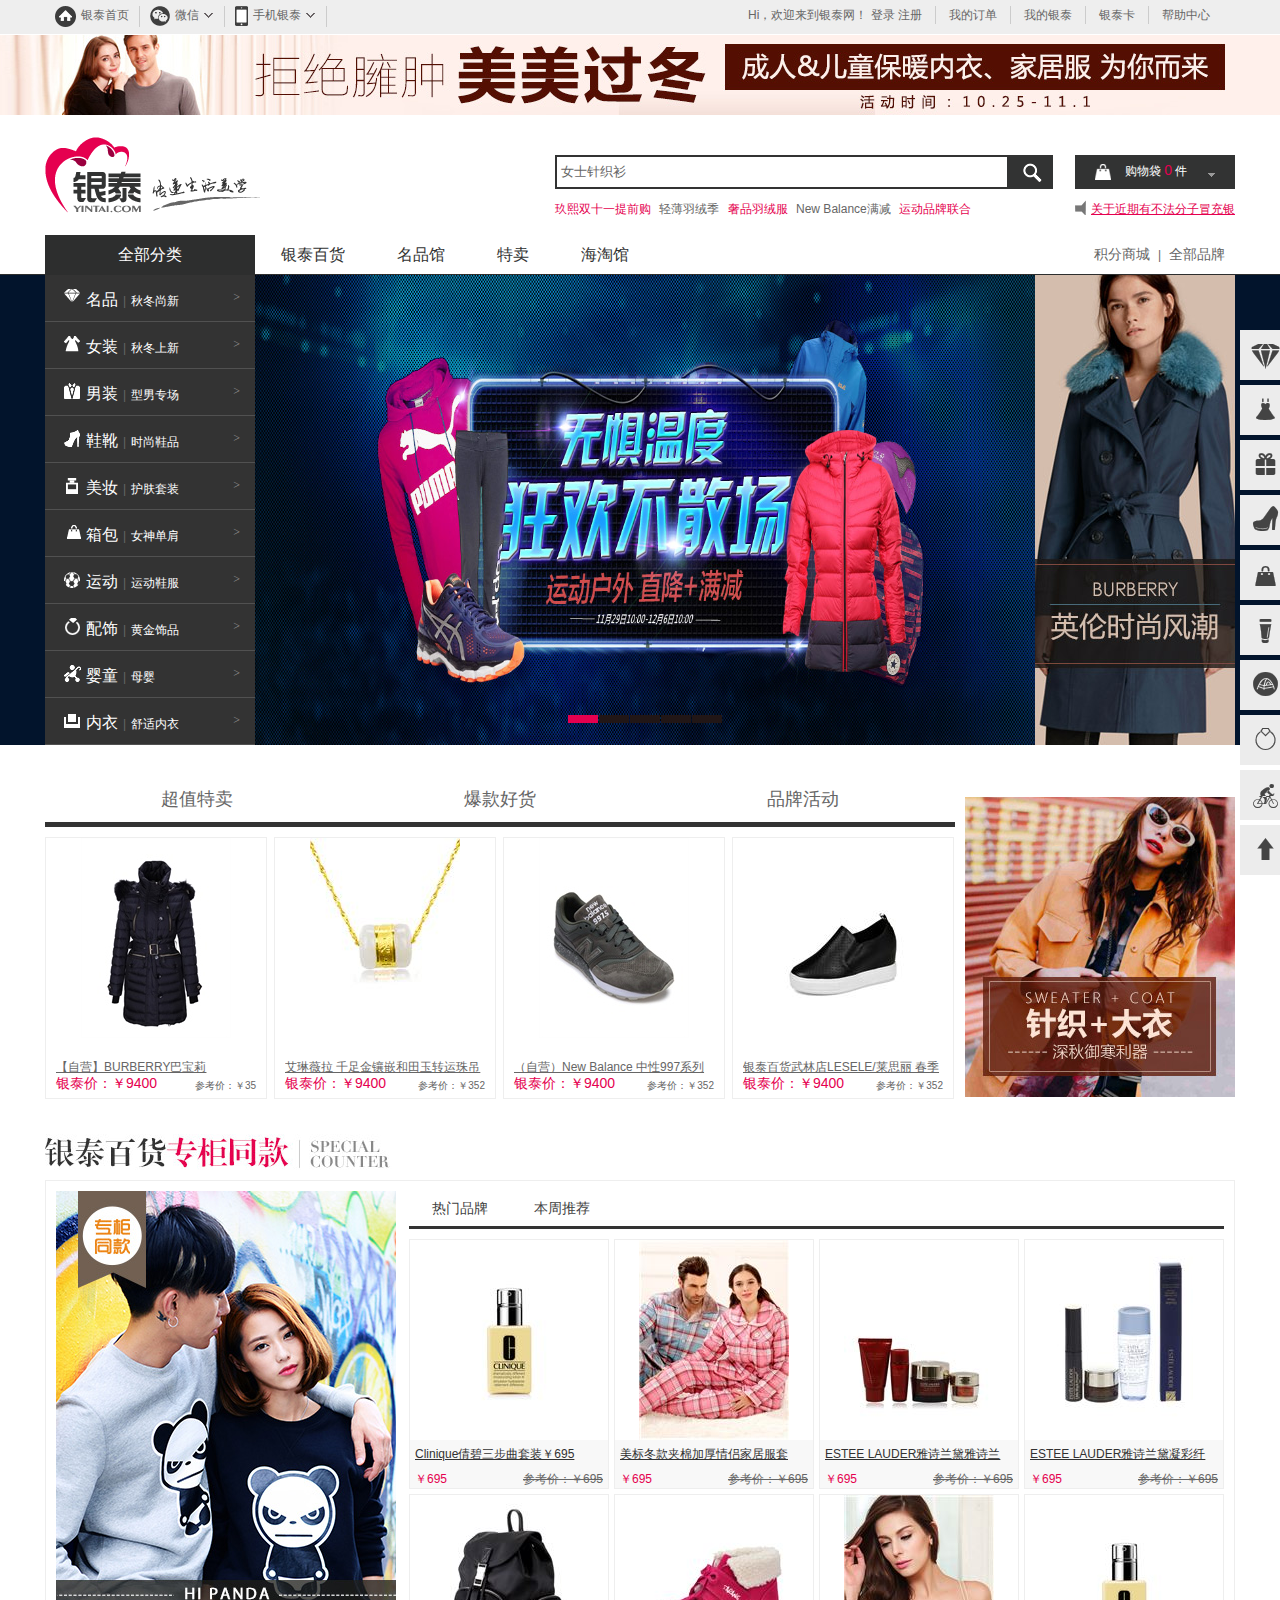
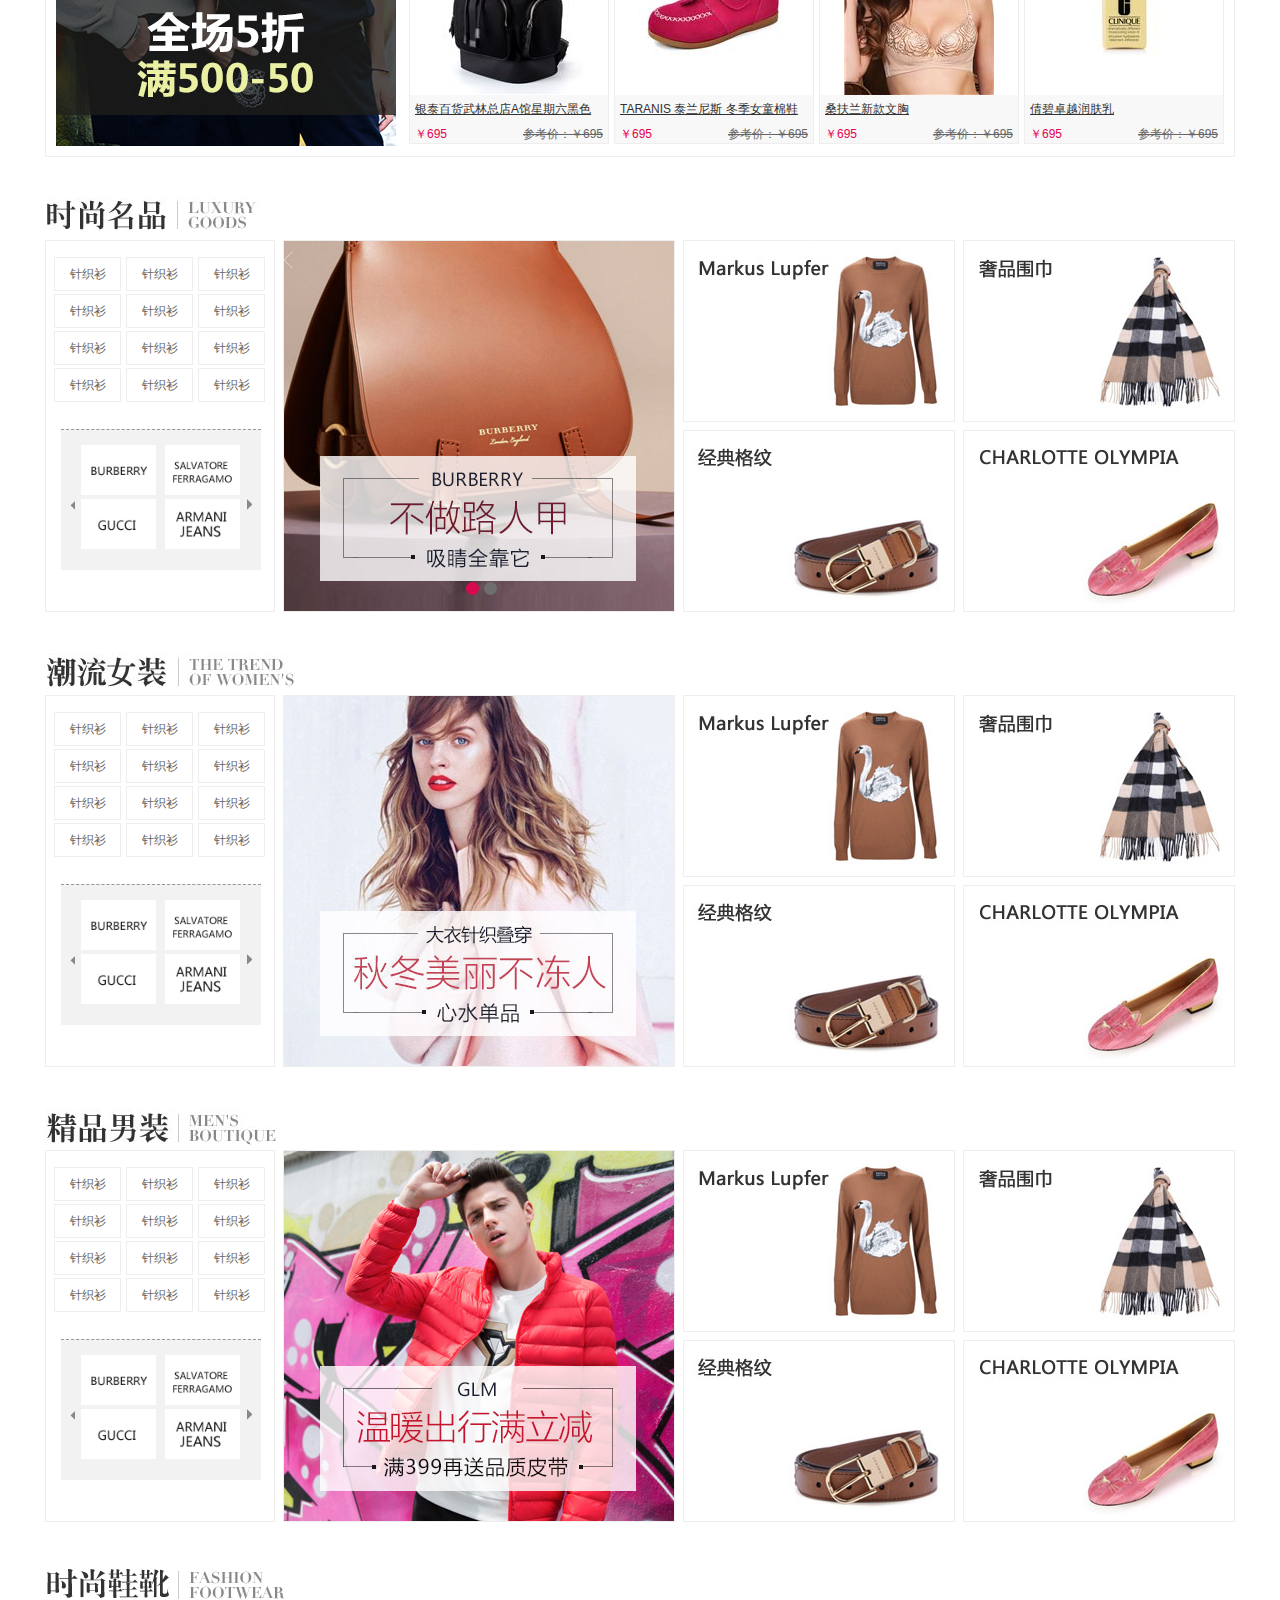
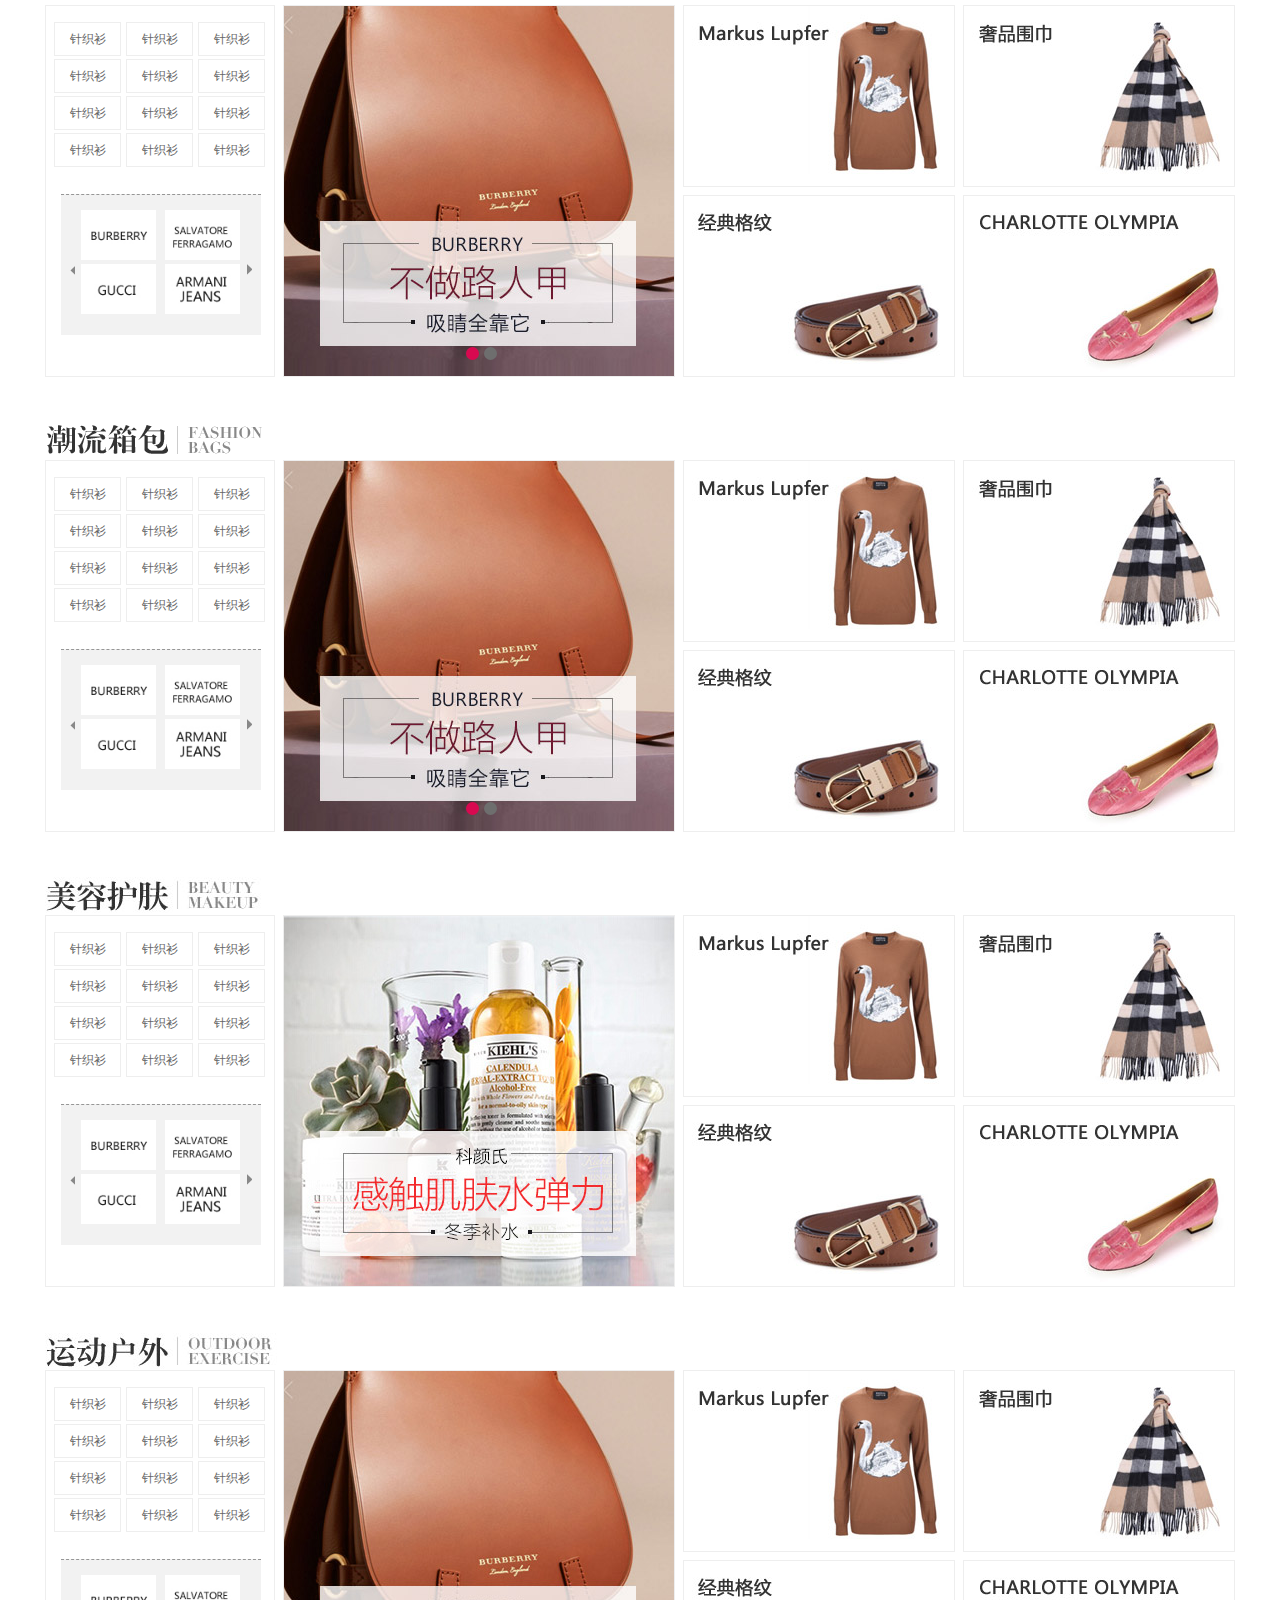
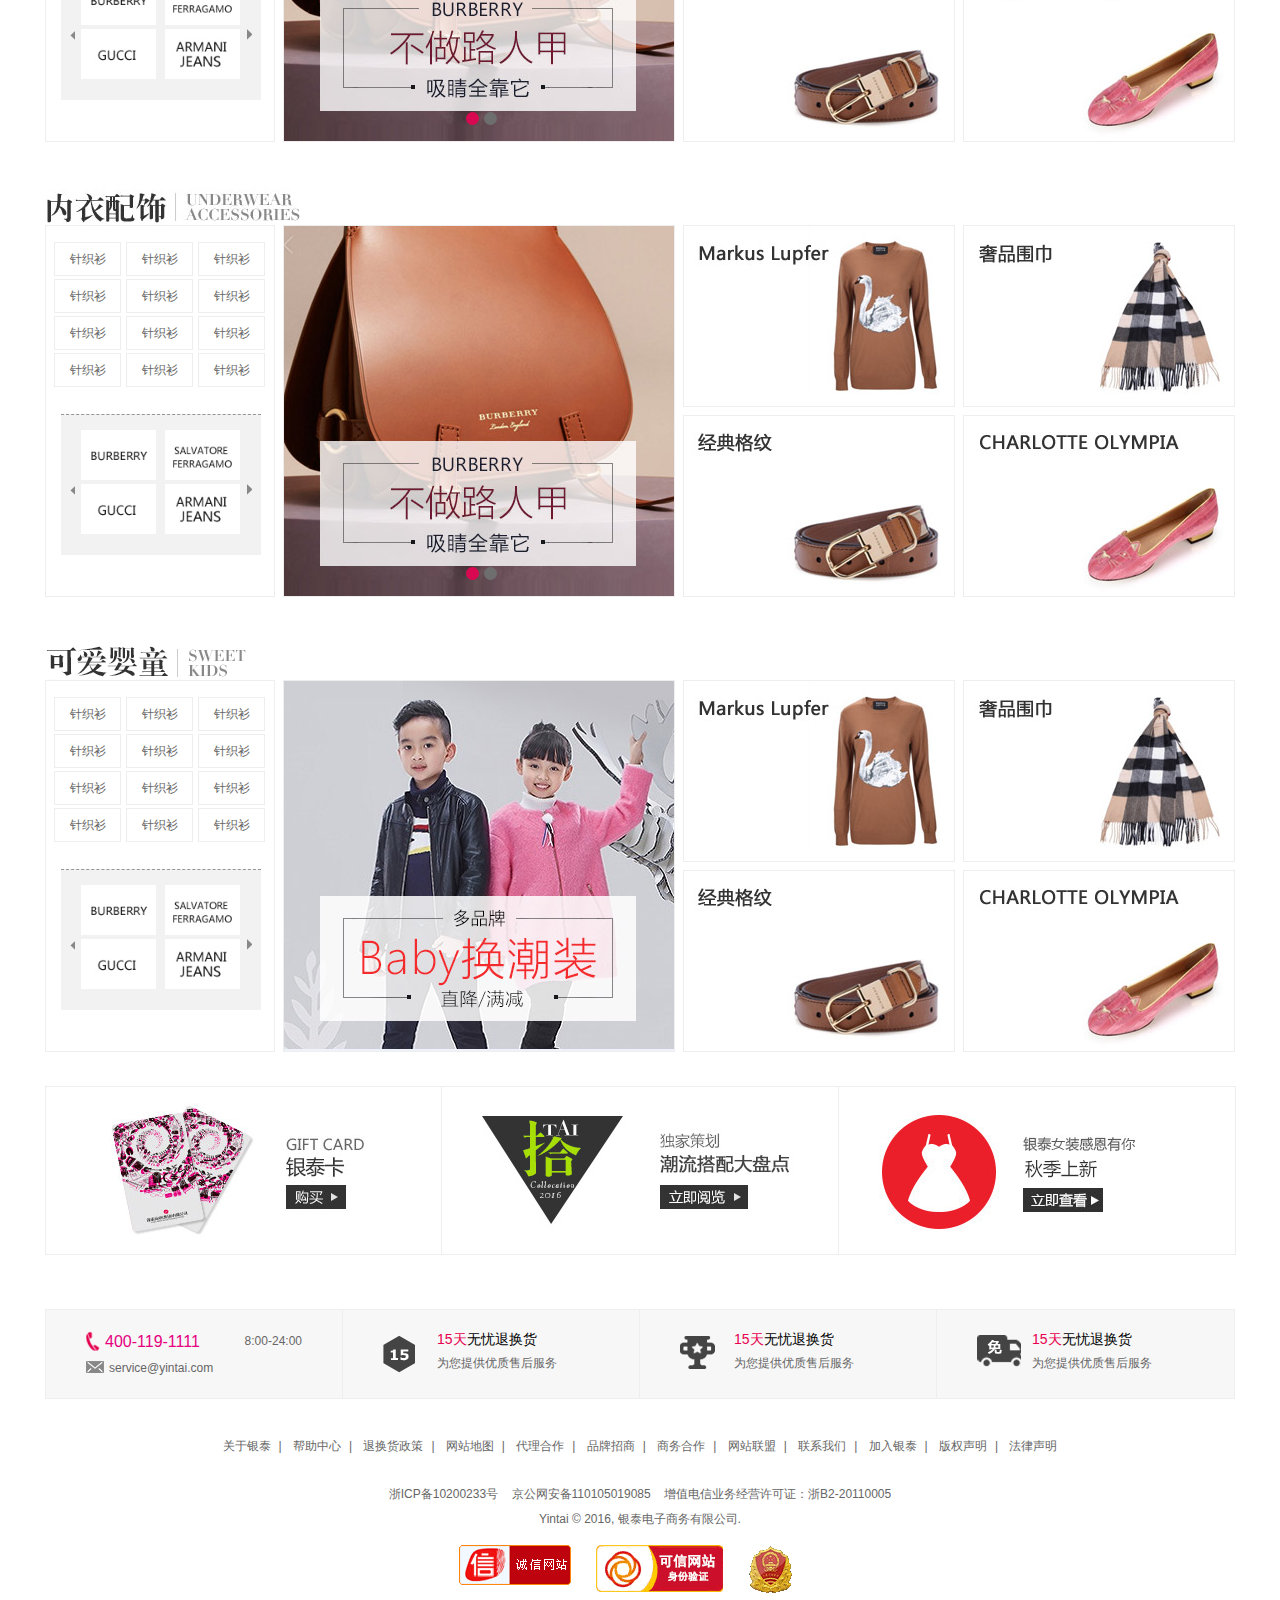
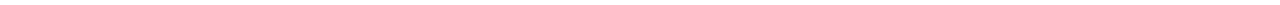
<file: index.html>
<!DOCTYPE HTML PUBLIC "-//W3C//DTD HTML 4.01//EN" "http://www.w3.org/TR/html4/strict.dtd">
<html lang="en">
<head>
	<meta http-equiv="Content-Type" content="text/html;charset=UTF-8">
	<title>欢迎来到银泰首页</title>
	<link rel="stylesheet" href="css/yintai.css">
	<script src="js/function.js"></script>
	<script src="js/animate.js"></script>
	<script src="js/lunbo.js"></script>
	<link rel="stylesheet" href="font_hf1hnr9mo2qhbyb9/iconfont.css">

</head>
<body>
	<!-- 头部 -->
	<div class="head">
		<div class="header">
			<div class="left">
				<a href="##">
					<div class="a1"></div><p id="aa">银泰首页</p>
				</a>
				<a href="##">
					<div class="b1"></div><p id="aa">微信</p><div class="d1"></div>
				</a>
				<a href="##">
					<div class="c1"></div><p id="aa"> 手机银泰</p><div class="d1"></div>
				</a>
			</div>
			<div class="right">
				<div class="right-1 a1">
					<span>Hi，欢迎来到银泰网！</span>
					<a href="##">登录</a>
					<a href="##">注册</a>
				</div>
				<a href="##">
					<div class="right-1 a1">
						我的订单
					</div>
				</a>
				<a href="##">
					<div class="right-1 a1">
						我的银泰
					</div>
				</a>
				<a href="##">
					<div class="right-1 a1">
						银泰卡
					</div>
				</a>
				<a href="##">
					<div class="right-1">
						帮助中心
					</div>
				</a>
			</div>
		</div>
	</div>
	<!-- news -->
	<div class="news">
		<a href="">
			
		</a>
	</div> 
	<!-- loge -->
	<div class="tn-logo">
		<div class="left">
			<a href="##">
				<img src="images/header-20160223.gif" alt="sorry">
			</a>
		</div>
		<div class="right">
			<div class="loge">
				<div class="top">
					<input type="text" value="&nbsp;女士针织衫">
					<div></div>
				</div>
				<div class="bottom">
					<a href="##" id="aa">玖熙双十一提前购</a>
					<a href="##">轻薄羽绒季</a>
					<a href="##" id="aa">奢品羽绒服</a>
					<a href="##">New Balance满减</a>
					<a href="##" id="aa">运动品牌联合</a>
				</div>
			</div>
			<div class="sousuo">
				<div class="top">
					<div class="tu">
						<div class="dingwei">
							<a href="##">
								<span id="a1">购物袋</span>
								<span id="a2">0</span>
								<span id="a1">件</span>
							</a>
						</div>
						<div class="xiabiao"></div>
						
					</div>
				</div>
				<div class="bottom">
					<div class="tu"></div>
					<a href="##" id="a1" title="关于近期有不法分子冒充银泰网名义致电客户进行诈骗的公告">关于近期有不法分子冒充银泰网名义致电客户进行诈骗的公告</a>
				</div>
			</div>
		</div>
	</div>
	<!-- 主标题 -->
	<div class="mainbav">
		<div class="left">
			<a href="##">全部分类</a>
		</div>
		<div class="middle">
			<div class="a1">
				<a href="##"><p>银泰百货</p></a>
				<div class="b1 c1"></div>
			</div>
			<div class="a1">
				<a href="##"><p>名品馆</p></a>
				<div class="b2 c1"></div>
			</div>
			<div class="a1">
				<a href="##"><p>特卖</p></a>
				<div class="b3 c1"></div>
			</div>
			<div class="a1">
				<a href="##"><p>海淘馆</p></a>
				<div class="b4 c1"></div>
			</div>
		</div>
		<div class="right">
			<a href="##">积分商城</a>|<a href="##">全部品牌</a>
		</div>
	</div>
	<!-- banner -->
	<div class="banner-wai">
		<div class="banner">
			<div class="left">
				<div class="q1">
					<div class="c1 d1"></div>
					<a href="##" class="b1">名品</a>|<a href="##" id="b1">秋冬尚新</a><span id="a2">></span>
				</div>
				<div class="q1">
					<div class="c1 d2"></div>
					<a href="##" class="b1">女装</a>|<a href="##" id="b1">秋冬上新</a><span id="a2">></span>
				</div>
				<div class="q1">
					<div class="c1 d3"></div>
					<a href="##" class="b1">男装</a>|<a href="##" id="b1">型男专场</a><span id="a2">></span>
				</div>
				<div class="q1">
					<div class="c1 d4"></div>
					<a href="##" class="b1">鞋靴</a>|<a href="##" id="b1">时尚鞋品</a><span id="a2">></span>
				</div>
				<div class="q1">
					<div class="c1 d5"></div>
					<a href="##" class="b1">美妆</a>|<a href="##" id="b1">护肤套装</a><span id="a2">></span>
				</div>
				<div class="q1">
					<div class="c1 d6"></div>
					<a href="##" class="b1">箱包</a>|<a href="##" id="b1">女神单肩</a><span id="a2">></span>
				</div>
				<div class="q1">
					<div class="c1 d7"></div>
					<a href="##" class="b1">运动</a>|<a href="##" id="b1">运动鞋服</a><span id="a2">></span>
				</div>
				<div class="q1">
					<div class="c1 d8"></div>
					<a href="##" class="b1">配饰</a>|<a href="##" id="b1">黄金饰品</a><span id="a2">></span>
				</div>
				<div class="q1">
					<div class="c1 d9"></div>
					<a href="##" class="b1">婴童</a>|<a href="##" id="b1">母婴</a><span id="a2">></span>
				</div>
				<div class="q1">
					<div class="c1 d10"></div>
					<a href="##" class="b1">内衣</a>|<a href="##" id="b1">舒适内衣</a><span id="a2">></span>
				</div>
			</div>
			<div class="middle">
				<div class="imgbox">
					<img src="images/101.jpg" alt="" class="imgtu">
					<img src="images/102.jpg" alt="" class="imgtu">
					<img src="images/103.jpg" alt="" class="imgtu">
					<img src="images/104.jpg" alt="" class="imgtu">
					<img src="images/105.jpg" alt="" class="imgtu">
				</div>
				<div class="anniubox">
					<div class="anniu"></div>
					<div class="anniu"></div>
					<div class="anniu"></div>
					<div class="anniu"></div>
					<div class="anniu"></div>
				</div>
				<div id="left">
					&lt;
				</div>
				<div id="right">
					&gt;
				</div>
			</div>
			<div class="right">

			</div>
		</div>
	</div>
	<!-- msg -->
	<div class="msg">
		<div class="left">
			<div class="top">
				<div class="tn-left msg-btn">
					<a href="##">超值特卖</a>
				</div>
				<div class="tn-middle msg-btn">
					<a href="##">爆款好货</a>
				</div>
				<div class="tn-right msg-btn">
					<a href="##">品牌活动</a>
				</div>
			</div>
			<div class="bottom">
				<div class="tn-bottom imgborder">
					<div class="tu">
						<a href="##"><img src="images/63088.jpg" alt="sorry"></a>
					</div>
					<div class="zi">
						<a href="##">【自营】BURBERRY巴宝莉LONDON藏青色锦纶中长款女士羽绒服,4028691 (3998890) W:PIPLEIGHF:ABKQD:41000,S </a><p>银泰价：￥9400</p><span>参考价：￥35</span>
					</div>
				</div>
				<div class="tn-bottom imgborder">
					<div class="tu">
						<a href="##"><img src="images/yintai_2239ee40-9758-4af4-8f30-78d2df69597b.jpg" alt="sorry"></a>
					</div>
					<div class="zi">
						<a href="##"> 艾琳薇拉 千足金镶嵌和田玉转运珠吊坠 赠S925银链 </a><p>银泰价：￥9400</p><span>参考价：￥352</span>
					</div>
				</div> 
				<div class="tn-bottom imgborder">
					<div class="tu">
						<a href="##"><img src="images/37787.jpg" alt="sorry"></a>
					</div>
					<div class="zi">
						<a href="##">（自营）New Balance 中性997系列复古鞋ML997HBB，37.5 </a><p>银泰价：￥9400</p><span>参考价：￥352</span>
					</div>
				</div>
				<div class="tn-bottom a1 imgborder">
					<div class="tu">
						<a href="##"><img src="images/yintai_e80a16ff-2927-4eab-af87-ad9be0203d95.jpg" alt="sorry"></a>
					</div>
					<div class="zi">
						<a href="##">银泰百货武林店LESELE/莱思丽 春季新款牛皮休闲女鞋 内增圆头深口单鞋VSH61-LA0747 </a><p>银泰价：￥9400</p><span>参考价：￥352</span>
					</div>
				</div>
			</div>
			<div class="bottom">
				<div class="tn-bottom imgborder">
					<div class="tu">
						<a href="##"><img src="images/63088.jpg" alt="sorry"></a>
					</div>
					<div class="zi">
						<a href="##">【自营】BURBERRY巴宝莉LONDON藏青色锦纶中长款女士羽绒服,4028691 (3998890) W:PIPLEIGHF:ABKQD:41000,S </a><p>银泰价：￥9400</p><span>参考价：￥36</span>
					</div>
				</div>
				<div class="tn-bottom imgborder">
					<div class="tu">
						<a href="##"><img src="images/yintai_2239ee40-9758-4af4-8f30-78d2df69597b.jpg" alt="sorry"></a>
					</div>
					<div class="zi">
						<a href="##"> 艾琳薇拉 千足金镶嵌和田玉转运珠吊坠 赠S925银链 </a><p>银泰价：￥9400</p><span>参考价：￥352</span>
					</div>
				</div> 
				<div class="tn-bottom imgborder">
					<div class="tu">
						<a href="##"><img src="images/37787.jpg" alt="sorry"></a>
					</div>
					<div class="zi">
						<a href="##">（自营）New Balance 中性997系列复古鞋ML997HBB，37.5 </a><p>银泰价：￥9400</p><span>参考价：￥352</span>
					</div>
				</div>
				<div class="tn-bottom a1 imgborder">
					<div class="tu">
						<a href="##"><img src="images/yintai_e80a16ff-2927-4eab-af87-ad9be0203d95.jpg" alt="sorry"></a>
					</div>
					<div class="zi">
						<a href="##">银泰百货武林店LESELE/莱思丽 春季新款牛皮休闲女鞋 内增圆头深口单鞋VSH61-LA0747 </a><p>银泰价：￥9400</p><span>参考价：￥352</span>
					</div>
				</div>
			</div>
			<div class="bottom">
				<div class="tn-bottom imgborder">
					<div class="tu">
						<a href="##"><img src="images/63088.jpg" alt="sorry"></a>
					</div>
					<div class="zi">
						<a href="##">【自营】BURBERRY巴宝莉LONDON藏青色锦纶中长款女士羽绒服,4028691 (3998890) W:PIPLEIGHF:ABKQD:41000,S </a><p>银泰价：￥9400</p><span>参考价：￥37</span>
					</div>
				</div>
				<div class="tn-bottom imgborder">
					<div class="tu">
						<a href="##"><img src="images/yintai_2239ee40-9758-4af4-8f30-78d2df69597b.jpg" alt="sorry"></a>
					</div>
					<div class="zi">
						<a href="##"> 艾琳薇拉 千足金镶嵌和田玉转运珠吊坠 赠S925银链 </a><p>银泰价：￥9400</p><span>参考价：￥352</span>
					</div>
				</div> 
				<div class="tn-bottom imgborder">
					<div class="tu">
						<a href="##"><img src="images/37787.jpg" alt="sorry"></a>
					</div>
					<div class="zi">
						<a href="##">（自营）New Balance 中性997系列复古鞋ML997HBB，37.5 </a><p>银泰价：￥9400</p><span>参考价：￥352</span>
					</div>
				</div>
				<div class="tn-bottom a1 imgborder">
					<div class="tu">
						<a href="##"><img src="images/yintai_e80a16ff-2927-4eab-af87-ad9be0203d95.jpg" alt="sorry"></a>
					</div>
					<div class="zi">
						<a href="##">银泰百货武林店LESELE/莱思丽 春季新款牛皮休闲女鞋 内增圆头深口单鞋VSH61-LA0747 </a><p>银泰价：￥9400</p><span>参考价：￥352</span>
					</div>
				</div>
			</div>
		</div>
		<div class="right">
			<a href="##"><img src="images/a7b39809-e29e-437b-8354-95154e3c162f.jpg" alt="sorry"></a>
		</div>
	</div>
	<!-- 推荐 -->
	<div class="recommend">
		<div class="recommend-top">
			
		</div>
		<div class="recommend-bottom">
			<div class="recommend-left">
				<a href="##"><img src="images/6e1f5b23-9be7-4a24-a18d-5e398920cd40.jpg" alt="sorry"></a>
			</div>
			<div class="recommend-right">
				<div class="top">
					<div class="top1 recommend-btn">
						<a href="##"><p class="a2">热门品牌</p></a>
						<p class="a1"></p>
					</div>
					<div class="top2 recommend-btn">
						<a href="##"><p class="a2">本周推荐</p></a>
						<p class="a1"></p>
					</div>
					<div class="top3">
						
					</div>
				</div>
				<div class="bottom">
					<div class="tn-bottom a1 b1 imgborder">
						<div class="tu">
							<a href="##"><img src="images/10013316726_1.jpg" alt="sorry"></a>
						</div>
						<div class="zi">
							<a href="##" title="TARANIS 泰兰尼斯 冬季女童棉鞋WD3627">Clinique倩碧三步曲套装￥695</a><p>￥695</p><span>参考价：￥695</span>
						</div>
					</div>
					<div class="tn-bottom b1 imgborder">
						<div class="tu">
							<a href="##"><img src="images/yintai_28c16644-537f-493e-8603-379627369987.jpg" alt="sorry"></a>
						</div>
						<div class="zi">
							<a href="##" title="TARANIS 泰兰尼斯 冬季女童棉鞋WD3627">美标冬款夹棉加厚情侣家居服套装 </a><p>￥695</p><span>参考价：￥695</span>
						</div>
					</div>
					<div class="tn-bottom b1 imgborder">
						<div class="tu">
							<a href="##"><img src="images/10032564266_1.jpg" alt="sorry"></a>
						</div>
						<div class="zi">
							<a href="##" title="TARANIS 泰兰尼斯 冬季女童棉鞋WD3627">ESTEE LAUDER雅诗兰黛雅诗兰黛鲜活亮采晚霜套装R9L501</a><p>￥695</p><span>参考价：￥695</span>
						</div>
					</div>
					<div class="tn-bottom b1 imgborder">
						<div class="tu">
							<a href="##"><img src="images/10040784718_1.jpg" alt="sorry"></a>
						</div>
						<div class="zi">
							<a href="##" title="TARANIS 泰兰尼斯 冬季女童棉鞋WD3627">ESTEE LAUDER雅诗兰黛凝彩纤长睫毛膏套装RK4X01</a><p>￥695</p><span>参考价：￥695</span>
						</div>
					</div>
					<div class="tn-bottom a1 imgborder">
						<div class="tu">
							<a href="##"><img src="images/yintai_c20b87e1-e01e-45e6-9a60-cea977082493.jpg" alt="sorry"></a>
						</div>
						<div class="zi">
							<a href="##" title="TARANIS 泰兰尼斯 冬季女童棉鞋WD3627">银泰百货武林总店A馆星期六黑色牛皮男士背包SS61227301</a><p>￥695</p><span>参考价：￥695</span>
						</div>
					</div>
					<div class="tn-bottom imgborder">
						<div class="tu">
							<a href="##"><img src="images/yintai_95de0f02-6980-4af9-b274-7f17d418c954.jpg" alt="sorry"></a>
						</div>
						<div class="zi">
							<a href="##" title="TARANIS 泰兰尼斯 冬季女童棉鞋WD3627">TARANIS 泰兰尼斯 冬季女童棉鞋WD3627</a><p>￥695</p><span>参考价：￥695</span>
						</div>
					</div>
					<div class="tn-bottom imgborder">
						<div class="tu">
							<a href="##"><img src="images/yintai_190a9fe4-7f67-4c37-bdc1-3124cc26ac3b.jpg" alt="sorry"></a>
						</div>
						<div class="zi">
							<a href="##" title="TARANIS 泰兰尼斯 冬季女童棉鞋WD3627">桑扶兰新款文胸</a><p>￥695</p><span>参考价：￥695</span>
						</div>
					</div>
					<div class="tn-bottom imgborder">
						<div class="tu">
							<a href="##"><img src="images/10013316726_1.jpg" alt="sorry"></a>
						</div>
						<div class="zi">
							<a href="##" title="TARANIS 泰兰尼斯 冬季女童棉鞋WD3627">倩碧卓越润肤乳</a><p>￥695</p><span>参考价：￥695</span>
						</div>
					</div>
				</div>
				<div class="bottom">
					<div class="tn-bottom a1 b1 imgborder">
						<div class="tu">
							<a href="##"><img src="images/10013316726_1.jpg" alt="sorry"></a>
						</div>
						<div class="zi">
							<a href="##" title="TARANIS 泰兰尼斯 冬季女童棉鞋WD3627">Clinique倩碧三步曲套装￥695</a><p>￥695</p><span>参考价：￥65</span>
						</div>
					</div>
					<div class="tn-bottom b1 imgborder">
						<div class="tu">
							<a href="##"><img src="images/yintai_28c16644-537f-493e-8603-379627369987.jpg" alt="sorry"></a>
						</div>
						<div class="zi">
							<a href="##" title="TARANIS 泰兰尼斯 冬季女童棉鞋WD3627">美标冬款夹棉加厚情侣家居服套装 </a><p>￥695</p><span>参考价：￥65</span>
						</div>
					</div>
					<div class="tn-bottom b1 imgborder">
						<div class="tu">
							<a href="##"><img src="images/10032564266_1.jpg" alt="sorry"></a>
						</div>
						<div class="zi">
							<a href="##" title="TARANIS 泰兰尼斯 冬季女童棉鞋WD3627">ESTEE LAUDER雅诗兰黛雅诗兰黛鲜活亮采晚霜套装R9L501</a><p>￥695</p><span>参考价：￥65</span>
						</div>
					</div>
					<div class="tn-bottom b1 imgborder">
						<div class="tu">
							<a href="##"><img src="images/10040784718_1.jpg" alt="sorry"></a>
						</div>
						<div class="zi">
							<a href="##" title="TARANIS 泰兰尼斯 冬季女童棉鞋WD3627">ESTEE LAUDER雅诗兰黛凝彩纤长睫毛膏套装RK4X01</a><p>￥695</p><span>参考价：￥695</span>
						</div>
					</div>
					<div class="tn-bottom a1 imgborder">
						<div class="tu">
							<a href="##"><img src="images/yintai_c20b87e1-e01e-45e6-9a60-cea977082493.jpg" alt="sorry"></a>
						</div>
						<div class="zi">
							<a href="##" title="TARANIS 泰兰尼斯 冬季女童棉鞋WD3627">银泰百货武林总店A馆星期六黑色牛皮男士背包SS61227301</a><p>￥695</p><span>参考价：￥695</span>
						</div>
					</div>
					<div class="tn-bottom imgborder">
						<div class="tu">
							<a href="##"><img src="images/yintai_95de0f02-6980-4af9-b274-7f17d418c954.jpg" alt="sorry"></a>
						</div>
						<div class="zi">
							<a href="##" title="TARANIS 泰兰尼斯 冬季女童棉鞋WD3627">TARANIS 泰兰尼斯 冬季女童棉鞋WD3627</a><p>￥695</p><span>参考价：￥695</span>
						</div>
					</div>
					<div class="tn-bottom imgborder">
						<div class="tu">
							<a href="##"><img src="images/yintai_190a9fe4-7f67-4c37-bdc1-3124cc26ac3b.jpg" alt="sorry"></a>
						</div>
						<div class="zi">
							<a href="##" title="TARANIS 泰兰尼斯 冬季女童棉鞋WD3627">桑扶兰新款文胸</a><p>￥695</p><span>参考价：￥695</span>
						</div>
					</div>
					<div class="tn-bottom imgborder">
						<div class="tu">
							<a href="##"><img src="images/10013316726_1.jpg" alt="sorry"></a>
						</div>
						<div class="zi">
							<a href="##" title="TARANIS 泰兰尼斯 冬季女童棉鞋WD3627">倩碧卓越润肤乳</a><p>￥695</p><span>参考价：￥695</span>
						</div>
					</div>
				</div>
			</div>
		</div>
	</div>
	<!-- 一楼 -->
	<div class="floor">
		<div class="floor-top-1">
			
		</div>
		<div class="floor-bottom">
			<div class="left">
				<div class="left-top">
					<a href="##"><p>针织衫</p></a>
					<a href="##"><p>针织衫</p></a>
					<a href="##"><p>针织衫</p></a>
					<a href="##"><p>针织衫</p></a>
					<a href="##"><p>针织衫</p></a>
					<a href="##"><p>针织衫</p></a>
					<a href="##"><p>针织衫</p></a>
					<a href="##"><p>针织衫</p></a>
					<a href="##"><p>针织衫</p></a>
					<a href="##"><p>针织衫</p></a>
					<a href="##"><p>针织衫</p></a>
					<a href="##"><p>针织衫</p></a>
				</div>
				<div class="left-bottom">
					<div class="xuxian">
						<div class="dingwei-left bll">
							
						</div>
						<div class="dingwei-right blr">
							
						</div>
						<div class="hidden">
							<div class="blboxzk">
								<div class="blbox">
									<div class="tu tu1 tu2">
										<a href="##"><img src="images/5a5cf650-0d9a-45f1-a0af-d4aed985cdda.jpg" alt="sorry"></a>
									</div>
									<div class="tu tu2">
										<a href="##"><img src="images/8d6f279e-e808-4058-8e2e-24f73fa16d50.jpg" alt="sorry"></a>
									</div>
									<div class="tu tu1">
										<a href="##"><img src="images/4ad6dd35-39aa-41cb-9c46-602d40302dcd.jpg" alt="sorry"></a>
									</div>
									<div class="tu">
										<a href="##"><img src="images/8e9a6faf-f795-4ea4-978f-3965a2d66d71.jpg" alt="sorry"></a>
									</div>
								</div>
								<div class="blbox">
									<div class="tu tu1 tu2">
										<a href="##"><img src="images/5a5cf650-0d9a-45f1-a0af-d4aed985cdda.jpg" alt="sorry"></a>
									</div>
									<div class="tu tu2">
										<a href="##"><img src="images/8d6f279e-e808-4058-8e2e-24f73fa16d50.jpg" alt="sorry"></a>
									</div>
									<div class="tu tu1">
										<a href="##"><img src="images/4ad6dd35-39aa-41cb-9c46-602d40302dcd.jpg" alt="sorry"></a>
									</div>
									<div class="tu">
										<a href="##"><img src="images/8e9a6faf-f795-4ea4-978f-3965a2d66d71.jpg" alt="sorry"></a>
									</div>
								</div>
								<div class="blbox">
									<div class="tu tu1 tu2">
										<a href="##"><img src="images/5a5cf650-0d9a-45f1-a0af-d4aed985cdda.jpg" alt="sorry"></a>
									</div>
									<div class="tu tu2">
										<a href="##"><img src="images/8d6f279e-e808-4058-8e2e-24f73fa16d50.jpg" alt="sorry"></a>
									</div>
									<div class="tu tu1">
										<a href="##"><img src="images/4ad6dd35-39aa-41cb-9c46-602d40302dcd.jpg" alt="sorry"></a>
									</div>
									<div class="tu">
										<a href="##"><img src="images/8e9a6faf-f795-4ea4-978f-3965a2d66d71.jpg" alt="sorry"></a>
									</div>
								</div>
							</div>
						</div>
					</div>
				</div>
			</div>
			<div class="middle t1 wbk-middle">
				<div class="floor-box">
					<div class="tu">
						<a href="#"><img src="images/7d7edadb-b4ac-4a25-9268-129bd468ae98.jpg" alt="sorry"></a>
					</div>
					<div class="tu">
						<a href="#"><img src="images/haha.jpg" alt="sorry"></a>
					</div>
				</div>
				<div class="dingwei-left left-btn">
					&lt;
				</div>
				<div class="dingwei-right right-btn">
					&gt;
				</div>
				<div class="dingwei-bottom1 a1 floorbtn1">
					
				</div>
				<div class="dingwei-bottom2 a1 floorbtn2">
					
				</div>
			</div>
			<div class="right">
				<div class="tu imgborder">
					<a href="##"><img src="images/90e3f63d-a200-4f12-b92a-19f7f62ba9f2.jpg" alt="sorry"></a>
				</div>
				<div class="tu imgborder">
					<a href="##"><img src="images/f2ff35be-3df8-4796-9b61-9e8878df77c7.jpg" alt="sorry"></a>
				</div>
				<div class="tu tu1 imgborder">
					<a href="##"><img src="images/d2f12ada-ceb0-4f0e-a6f6-22ac9faadc12.jpg" alt="sorry"></a>
				</div>
				<div class="tu tu1 imgborder">
					<a href="##"><img src="images/1fd02584-d783-46ff-8317-4450e9e924d8.jpg" alt="sorry"></a>
				</div>
			</div>
		</div>
	</div>
	<!-- 二楼 -->
	<div class="floor">
		<div class="floor-top-2">
			
		</div>
		<div class="floor-bottom">
			<div class="left">
				<div class="left-top">
					<a href="##"><p>针织衫</p></a>
					<a href="##"><p>针织衫</p></a>
					<a href="##"><p>针织衫</p></a>
					<a href="##"><p>针织衫</p></a>
					<a href="##"><p>针织衫</p></a>
					<a href="##"><p>针织衫</p></a>
					<a href="##"><p>针织衫</p></a>
					<a href="##"><p>针织衫</p></a>
					<a href="##"><p>针织衫</p></a>
					<a href="##"><p>针织衫</p></a>
					<a href="##"><p>针织衫</p></a>
					<a href="##"><p>针织衫</p></a>
				</div>
				<div class="left-bottom">
					<div class="xuxian">
						<div class="dingwei-left bll">
							
						</div>
						<div class="dingwei-right blr">
							
						</div>
						<div class="hidden">
							<div class="blboxzk">
								<div class="blbox">
									<div class="tu tu1 tu2">
										<a href="##"><img src="images/5a5cf650-0d9a-45f1-a0af-d4aed985cdda.jpg" alt="sorry"></a>
									</div>
									<div class="tu tu2">
										<a href="##"><img src="images/8d6f279e-e808-4058-8e2e-24f73fa16d50.jpg" alt="sorry"></a>
									</div>
									<div class="tu tu1">
										<a href="##"><img src="images/4ad6dd35-39aa-41cb-9c46-602d40302dcd.jpg" alt="sorry"></a>
									</div>
									<div class="tu">
										<a href="##"><img src="images/8e9a6faf-f795-4ea4-978f-3965a2d66d71.jpg" alt="sorry"></a>
									</div>
								</div>
								<div class="blbox">
									<div class="tu tu1 tu2">
										<a href="##"><img src="images/5a5cf650-0d9a-45f1-a0af-d4aed985cdda.jpg" alt="sorry"></a>
									</div>
									<div class="tu tu2">
										<a href="##"><img src="images/8d6f279e-e808-4058-8e2e-24f73fa16d50.jpg" alt="sorry"></a>
									</div>
									<div class="tu tu1">
										<a href="##"><img src="images/4ad6dd35-39aa-41cb-9c46-602d40302dcd.jpg" alt="sorry"></a>
									</div>
									<div class="tu">
										<a href="##"><img src="images/8e9a6faf-f795-4ea4-978f-3965a2d66d71.jpg" alt="sorry"></a>
									</div>
								</div>
								<div class="blbox">
									<div class="tu tu1 tu2">
										<a href="##"><img src="images/5a5cf650-0d9a-45f1-a0af-d4aed985cdda.jpg" alt="sorry"></a>
									</div>
									<div class="tu tu2">
										<a href="##"><img src="images/8d6f279e-e808-4058-8e2e-24f73fa16d50.jpg" alt="sorry"></a>
									</div>
									<div class="tu tu1">
										<a href="##"><img src="images/4ad6dd35-39aa-41cb-9c46-602d40302dcd.jpg" alt="sorry"></a>
									</div>
									<div class="tu">
										<a href="##"><img src="images/8e9a6faf-f795-4ea4-978f-3965a2d66d71.jpg" alt="sorry"></a>
									</div>
								</div>
							</div>
						</div>
					</div>
				</div>
			</div>
			<div class="middle t2">
				<!-- <div class="floor-box">
					<div class="tu">
						<a href="#"><img src="images/7d7edadb-b4ac-4a25-9268-129bd468ae98.jpg" alt="sorry"></a>
					</div>
					<div class="tu">
						<a href="#"><img src="images/haha.jpg" alt="sorry"></a>
					</div>
				</div>
				<div class="dingwei-left left-btn">
					&lt;
				</div>
				<div class="dingwei-right right-btn">
					&gt;
				</div>
				<div class="dingwei-bottom1 a1 floorbtn1">
					
				</div>
				<div class="dingwei-bottom2 a1 floorbtn2">
					
				</div> -->
			</div>
			<div class="right">
				<div class="tu imgborder">
					<a href="##"><img src="images/90e3f63d-a200-4f12-b92a-19f7f62ba9f2.jpg" alt="sorry"></a>
				</div>
				<div class="tu imgborder">
					<a href="##"><img src="images/f2ff35be-3df8-4796-9b61-9e8878df77c7.jpg" alt="sorry"></a>
				</div>
				<div class="tu tu1 imgborder">
					<a href="##"><img src="images/d2f12ada-ceb0-4f0e-a6f6-22ac9faadc12.jpg" alt="sorry"></a>
				</div>
				<div class="tu tu1 imgborder">
					<a href="##"><img src="images/1fd02584-d783-46ff-8317-4450e9e924d8.jpg" alt="sorry"></a>
				</div>
			</div>
		</div>
	</div>
	<!-- 三楼 -->
	<div class="floor">
		<div class="floor-top-3">
			
		</div>
		<div class="floor-bottom">
			<div class="left">
				<div class="left-top">
					<a href="##"><p>针织衫</p></a>
					<a href="##"><p>针织衫</p></a>
					<a href="##"><p>针织衫</p></a>
					<a href="##"><p>针织衫</p></a>
					<a href="##"><p>针织衫</p></a>
					<a href="##"><p>针织衫</p></a>
					<a href="##"><p>针织衫</p></a>
					<a href="##"><p>针织衫</p></a>
					<a href="##"><p>针织衫</p></a>
					<a href="##"><p>针织衫</p></a>
					<a href="##"><p>针织衫</p></a>
					<a href="##"><p>针织衫</p></a>
				</div>
				<div class="left-bottom">
					<div class="xuxian">
						<div class="dingwei-left bll">
							
						</div>
						<div class="dingwei-right blr">
							
						</div>
						<div class="hidden">
							<div class="blboxzk">
								<div class="blbox">
									<div class="tu tu1 tu2">
										<a href="##"><img src="images/5a5cf650-0d9a-45f1-a0af-d4aed985cdda.jpg" alt="sorry"></a>
									</div>
									<div class="tu tu2">
										<a href="##"><img src="images/8d6f279e-e808-4058-8e2e-24f73fa16d50.jpg" alt="sorry"></a>
									</div>
									<div class="tu tu1">
										<a href="##"><img src="images/4ad6dd35-39aa-41cb-9c46-602d40302dcd.jpg" alt="sorry"></a>
									</div>
									<div class="tu">
										<a href="##"><img src="images/8e9a6faf-f795-4ea4-978f-3965a2d66d71.jpg" alt="sorry"></a>
									</div>
								</div>
								<div class="blbox">
									<div class="tu tu1 tu2">
										<a href="##"><img src="images/5a5cf650-0d9a-45f1-a0af-d4aed985cdda.jpg" alt="sorry"></a>
									</div>
									<div class="tu tu2">
										<a href="##"><img src="images/8d6f279e-e808-4058-8e2e-24f73fa16d50.jpg" alt="sorry"></a>
									</div>
									<div class="tu tu1">
										<a href="##"><img src="images/4ad6dd35-39aa-41cb-9c46-602d40302dcd.jpg" alt="sorry"></a>
									</div>
									<div class="tu">
										<a href="##"><img src="images/8e9a6faf-f795-4ea4-978f-3965a2d66d71.jpg" alt="sorry"></a>
									</div>
								</div>
								<div class="blbox">
									<div class="tu tu1 tu2">
										<a href="##"><img src="images/5a5cf650-0d9a-45f1-a0af-d4aed985cdda.jpg" alt="sorry"></a>
									</div>
									<div class="tu tu2">
										<a href="##"><img src="images/8d6f279e-e808-4058-8e2e-24f73fa16d50.jpg" alt="sorry"></a>
									</div>
									<div class="tu tu1">
										<a href="##"><img src="images/4ad6dd35-39aa-41cb-9c46-602d40302dcd.jpg" alt="sorry"></a>
									</div>
									<div class="tu">
										<a href="##"><img src="images/8e9a6faf-f795-4ea4-978f-3965a2d66d71.jpg" alt="sorry"></a>
									</div>
								</div>
							</div>
						</div>
					</div>
				</div>
			</div>
			<div class="middle t3">
				<!-- <div class="floor-box">
					<div class="tu">
						<a href="#"><img src="images/7d7edadb-b4ac-4a25-9268-129bd468ae98.jpg" alt="sorry"></a>
					</div>
					<div class="tu">
						<a href="#"><img src="images/haha.jpg" alt="sorry"></a>
					</div>
				</div>
				<div class="dingwei-left left-btn">
					&lt;
				</div>
				<div class="dingwei-right right-btn">
					&gt;
				</div>
				<div class="dingwei-bottom1 a1 floorbtn1">
					
				</div>
				<div class="dingwei-bottom2 a1 floorbtn2">
					
				</div> -->
			</div>
			<div class="right">
				<div class="tu imgborder">
					<a href="##"><img src="images/90e3f63d-a200-4f12-b92a-19f7f62ba9f2.jpg" alt="sorry"></a>
				</div>
				<div class="tu imgborder">
					<a href="##"><img src="images/f2ff35be-3df8-4796-9b61-9e8878df77c7.jpg" alt="sorry"></a>
				</div>
				<div class="tu tu1 imgborder">
					<a href="##"><img src="images/d2f12ada-ceb0-4f0e-a6f6-22ac9faadc12.jpg" alt="sorry"></a>
				</div>
				<div class="tu tu1 imgborder">
					<a href="##"><img src="images/1fd02584-d783-46ff-8317-4450e9e924d8.jpg" alt="sorry"></a>
				</div>
			</div>
		</div>
	</div>
	<!-- 四楼 -->
	<div class="floor">
		<div class="floor-top-4">
			
		</div>
		<div class="floor-bottom">
			<div class="left">
				<div class="left-top">
					<a href="##"><p>针织衫</p></a>
					<a href="##"><p>针织衫</p></a>
					<a href="##"><p>针织衫</p></a>
					<a href="##"><p>针织衫</p></a>
					<a href="##"><p>针织衫</p></a>
					<a href="##"><p>针织衫</p></a>
					<a href="##"><p>针织衫</p></a>
					<a href="##"><p>针织衫</p></a>
					<a href="##"><p>针织衫</p></a>
					<a href="##"><p>针织衫</p></a>
					<a href="##"><p>针织衫</p></a>
					<a href="##"><p>针织衫</p></a>
				</div>
				<div class="left-bottom">
					<div class="xuxian">
						<div class="dingwei-left bll">
							
						</div>
						<div class="dingwei-right blr">
							
						</div>
						<div class="hidden">
							<div class="blboxzk">
								<div class="blbox">
									<div class="tu tu1 tu2">
										<a href="##"><img src="images/5a5cf650-0d9a-45f1-a0af-d4aed985cdda.jpg" alt="sorry"></a>
									</div>
									<div class="tu tu2">
										<a href="##"><img src="images/8d6f279e-e808-4058-8e2e-24f73fa16d50.jpg" alt="sorry"></a>
									</div>
									<div class="tu tu1">
										<a href="##"><img src="images/4ad6dd35-39aa-41cb-9c46-602d40302dcd.jpg" alt="sorry"></a>
									</div>
									<div class="tu">
										<a href="##"><img src="images/8e9a6faf-f795-4ea4-978f-3965a2d66d71.jpg" alt="sorry"></a>
									</div>
								</div>
								<div class="blbox">
									<div class="tu tu1 tu2">
										<a href="##"><img src="images/5a5cf650-0d9a-45f1-a0af-d4aed985cdda.jpg" alt="sorry"></a>
									</div>
									<div class="tu tu2">
										<a href="##"><img src="images/8d6f279e-e808-4058-8e2e-24f73fa16d50.jpg" alt="sorry"></a>
									</div>
									<div class="tu tu1">
										<a href="##"><img src="images/4ad6dd35-39aa-41cb-9c46-602d40302dcd.jpg" alt="sorry"></a>
									</div>
									<div class="tu">
										<a href="##"><img src="images/8e9a6faf-f795-4ea4-978f-3965a2d66d71.jpg" alt="sorry"></a>
									</div>
								</div>
								<div class="blbox">
									<div class="tu tu1 tu2">
										<a href="##"><img src="images/5a5cf650-0d9a-45f1-a0af-d4aed985cdda.jpg" alt="sorry"></a>
									</div>
									<div class="tu tu2">
										<a href="##"><img src="images/8d6f279e-e808-4058-8e2e-24f73fa16d50.jpg" alt="sorry"></a>
									</div>
									<div class="tu tu1">
										<a href="##"><img src="images/4ad6dd35-39aa-41cb-9c46-602d40302dcd.jpg" alt="sorry"></a>
									</div>
									<div class="tu">
										<a href="##"><img src="images/8e9a6faf-f795-4ea4-978f-3965a2d66d71.jpg" alt="sorry"></a>
									</div>
								</div>
							</div>
						</div>
					</div>
				</div>
			</div>
			<div class="middle t4">
				<div class="floor-box">
					<div class="tu">
						<a href="#"><img src="images/7d7edadb-b4ac-4a25-9268-129bd468ae98.jpg" alt="sorry"></a>
					</div>
					<div class="tu">
						<a href="#"><img src="images/haha.jpg" alt="sorry"></a>
					</div>
				</div>
				<div class="dingwei-left left-btn">
					&lt;
				</div>
				<div class="dingwei-right right-btn">
					&gt;
				</div>
				<div class="dingwei-bottom1 a1 floorbtn1">
					
				</div>
				<div class="dingwei-bottom2 a1 floorbtn2">
					
				</div>
			</div>
			<div class="right">
				<div class="tu imgborder">
					<a href="##"><img src="images/90e3f63d-a200-4f12-b92a-19f7f62ba9f2.jpg" alt="sorry"></a>
				</div>
				<div class="tu imgborder">
					<a href="##"><img src="images/f2ff35be-3df8-4796-9b61-9e8878df77c7.jpg" alt="sorry"></a>
				</div>
				<div class="tu tu1 imgborder">
					<a href="##"><img src="images/d2f12ada-ceb0-4f0e-a6f6-22ac9faadc12.jpg" alt="sorry"></a>
				</div>
				<div class="tu tu1 imgborder">
					<a href="##"><img src="images/1fd02584-d783-46ff-8317-4450e9e924d8.jpg" alt="sorry"></a>
				</div>
			</div>
		</div>
	</div>
	<!-- 五楼 -->
	<div class="floor">
		<div class="floor-top-5">
			
		</div>
		<div class="floor-bottom">
			<div class="left">
				<div class="left-top">
					<a href="##"><p>针织衫</p></a>
					<a href="##"><p>针织衫</p></a>
					<a href="##"><p>针织衫</p></a>
					<a href="##"><p>针织衫</p></a>
					<a href="##"><p>针织衫</p></a>
					<a href="##"><p>针织衫</p></a>
					<a href="##"><p>针织衫</p></a>
					<a href="##"><p>针织衫</p></a>
					<a href="##"><p>针织衫</p></a>
					<a href="##"><p>针织衫</p></a>
					<a href="##"><p>针织衫</p></a>
					<a href="##"><p>针织衫</p></a>
				</div>
				<div class="left-bottom">
					<div class="xuxian">
						<div class="dingwei-left bll">
							
						</div>
						<div class="dingwei-right blr">
							
						</div>
						<div class="hidden">
							<div class="blboxzk">
								<div class="blbox">
									<div class="tu tu1 tu2">
										<a href="##"><img src="images/5a5cf650-0d9a-45f1-a0af-d4aed985cdda.jpg" alt="sorry"></a>
									</div>
									<div class="tu tu2">
										<a href="##"><img src="images/8d6f279e-e808-4058-8e2e-24f73fa16d50.jpg" alt="sorry"></a>
									</div>
									<div class="tu tu1">
										<a href="##"><img src="images/4ad6dd35-39aa-41cb-9c46-602d40302dcd.jpg" alt="sorry"></a>
									</div>
									<div class="tu">
										<a href="##"><img src="images/8e9a6faf-f795-4ea4-978f-3965a2d66d71.jpg" alt="sorry"></a>
									</div>
								</div>
								<div class="blbox">
									<div class="tu tu1 tu2">
										<a href="##"><img src="images/5a5cf650-0d9a-45f1-a0af-d4aed985cdda.jpg" alt="sorry"></a>
									</div>
									<div class="tu tu2">
										<a href="##"><img src="images/8d6f279e-e808-4058-8e2e-24f73fa16d50.jpg" alt="sorry"></a>
									</div>
									<div class="tu tu1">
										<a href="##"><img src="images/4ad6dd35-39aa-41cb-9c46-602d40302dcd.jpg" alt="sorry"></a>
									</div>
									<div class="tu">
										<a href="##"><img src="images/8e9a6faf-f795-4ea4-978f-3965a2d66d71.jpg" alt="sorry"></a>
									</div>
								</div>
								<div class="blbox">
									<div class="tu tu1 tu2">
										<a href="##"><img src="images/5a5cf650-0d9a-45f1-a0af-d4aed985cdda.jpg" alt="sorry"></a>
									</div>
									<div class="tu tu2">
										<a href="##"><img src="images/8d6f279e-e808-4058-8e2e-24f73fa16d50.jpg" alt="sorry"></a>
									</div>
									<div class="tu tu1">
										<a href="##"><img src="images/4ad6dd35-39aa-41cb-9c46-602d40302dcd.jpg" alt="sorry"></a>
									</div>
									<div class="tu">
										<a href="##"><img src="images/8e9a6faf-f795-4ea4-978f-3965a2d66d71.jpg" alt="sorry"></a>
									</div>
								</div>
							</div>
						</div>
					</div>
				</div>
			</div>
			<div class="middle t5">
				<div class="floor-box">
					<div class="tu">
						<a href="#"><img src="images/7d7edadb-b4ac-4a25-9268-129bd468ae98.jpg" alt="sorry"></a>
					</div>
					<div class="tu">
						<a href="#"><img src="images/haha.jpg" alt="sorry"></a>
					</div>
				</div>
				<div class="dingwei-left left-btn">
					&lt;
				</div>
				<div class="dingwei-right right-btn">
					&gt;
				</div>
				<div class="dingwei-bottom1 a1 floorbtn1">
					
				</div>
				<div class="dingwei-bottom2 a1 floorbtn2">
					
				</div>
			</div>
			<div class="right">
				<div class="tu imgborder">
					<a href="##"><img src="images/90e3f63d-a200-4f12-b92a-19f7f62ba9f2.jpg" alt="sorry"></a>
				</div>
				<div class="tu imgborder">
					<a href="##"><img src="images/f2ff35be-3df8-4796-9b61-9e8878df77c7.jpg" alt="sorry"></a>
				</div>
				<div class="tu tu1 imgborder">
					<a href="##"><img src="images/d2f12ada-ceb0-4f0e-a6f6-22ac9faadc12.jpg" alt="sorry"></a>
				</div>
				<div class="tu tu1 imgborder">
					<a href="##"><img src="images/1fd02584-d783-46ff-8317-4450e9e924d8.jpg" alt="sorry"></a>
				</div>
			</div>
		</div>
	</div>
	<!-- 六楼 -->
	<div class="floor">
		<div class="floor-top-6">
			
		</div>
		<div class="floor-bottom">
			<div class="left">
				<div class="left-top">
					<a href="##"><p>针织衫</p></a>
					<a href="##"><p>针织衫</p></a>
					<a href="##"><p>针织衫</p></a>
					<a href="##"><p>针织衫</p></a>
					<a href="##"><p>针织衫</p></a>
					<a href="##"><p>针织衫</p></a>
					<a href="##"><p>针织衫</p></a>
					<a href="##"><p>针织衫</p></a>
					<a href="##"><p>针织衫</p></a>
					<a href="##"><p>针织衫</p></a>
					<a href="##"><p>针织衫</p></a>
					<a href="##"><p>针织衫</p></a>
				</div>
				<div class="left-bottom">
					<div class="xuxian">
						<div class="dingwei-left bll">
							
						</div>
						<div class="dingwei-right blr">
							
						</div>
						<div class="hidden">
							<div class="blboxzk">
								<div class="blbox">
									<div class="tu tu1 tu2">
										<a href="##"><img src="images/5a5cf650-0d9a-45f1-a0af-d4aed985cdda.jpg" alt="sorry"></a>
									</div>
									<div class="tu tu2">
										<a href="##"><img src="images/8d6f279e-e808-4058-8e2e-24f73fa16d50.jpg" alt="sorry"></a>
									</div>
									<div class="tu tu1">
										<a href="##"><img src="images/4ad6dd35-39aa-41cb-9c46-602d40302dcd.jpg" alt="sorry"></a>
									</div>
									<div class="tu">
										<a href="##"><img src="images/8e9a6faf-f795-4ea4-978f-3965a2d66d71.jpg" alt="sorry"></a>
									</div>
								</div>
								<div class="blbox">
									<div class="tu tu1 tu2">
										<a href="##"><img src="images/5a5cf650-0d9a-45f1-a0af-d4aed985cdda.jpg" alt="sorry"></a>
									</div>
									<div class="tu tu2">
										<a href="##"><img src="images/8d6f279e-e808-4058-8e2e-24f73fa16d50.jpg" alt="sorry"></a>
									</div>
									<div class="tu tu1">
										<a href="##"><img src="images/4ad6dd35-39aa-41cb-9c46-602d40302dcd.jpg" alt="sorry"></a>
									</div>
									<div class="tu">
										<a href="##"><img src="images/8e9a6faf-f795-4ea4-978f-3965a2d66d71.jpg" alt="sorry"></a>
									</div>
								</div>
								<div class="blbox">
									<div class="tu tu1 tu2">
										<a href="##"><img src="images/5a5cf650-0d9a-45f1-a0af-d4aed985cdda.jpg" alt="sorry"></a>
									</div>
									<div class="tu tu2">
										<a href="##"><img src="images/8d6f279e-e808-4058-8e2e-24f73fa16d50.jpg" alt="sorry"></a>
									</div>
									<div class="tu tu1">
										<a href="##"><img src="images/4ad6dd35-39aa-41cb-9c46-602d40302dcd.jpg" alt="sorry"></a>
									</div>
									<div class="tu">
										<a href="##"><img src="images/8e9a6faf-f795-4ea4-978f-3965a2d66d71.jpg" alt="sorry"></a>
									</div>
								</div>
							</div>
						</div>
					</div>
				</div>
			</div>
			<div class="middle t6">
				<!-- <div class="floor-box">
					<div class="tu">
						<a href="#"><img src="images/7d7edadb-b4ac-4a25-9268-129bd468ae98.jpg" alt="sorry"></a>
					</div>
					<div class="tu">
						<a href="#"><img src="images/haha.jpg" alt="sorry"></a>
					</div>
				</div>
				<div class="dingwei-left left-btn">
					&lt;
				</div>
				<div class="dingwei-right right-btn">
					&gt;
				</div>
				<div class="dingwei-bottom1 a1 floorbtn1">
					
				</div>
				<div class="dingwei-bottom2 a1 floorbtn2">
					
				</div> -->
			</div>
			<div class="right">
				<div class="tu imgborder">
					<a href="##"><img src="images/90e3f63d-a200-4f12-b92a-19f7f62ba9f2.jpg" alt="sorry"></a>
				</div>
				<div class="tu imgborder">
					<a href="##"><img src="images/f2ff35be-3df8-4796-9b61-9e8878df77c7.jpg" alt="sorry"></a>
				</div>
				<div class="tu tu1 imgborder">
					<a href="##"><img src="images/d2f12ada-ceb0-4f0e-a6f6-22ac9faadc12.jpg" alt="sorry"></a>
				</div>
				<div class="tu tu1 imgborder">
					<a href="##"><img src="images/1fd02584-d783-46ff-8317-4450e9e924d8.jpg" alt="sorry"></a>
				</div>
			</div>
		</div>
	</div>
	<!-- 七楼 -->
	<div class="floor">
		<div class="floor-top-7">
			
		</div>
		<div class="floor-bottom">
			<div class="left">
				<div class="left-top">
					<a href="##"><p>针织衫</p></a>
					<a href="##"><p>针织衫</p></a>
					<a href="##"><p>针织衫</p></a>
					<a href="##"><p>针织衫</p></a>
					<a href="##"><p>针织衫</p></a>
					<a href="##"><p>针织衫</p></a>
					<a href="##"><p>针织衫</p></a>
					<a href="##"><p>针织衫</p></a>
					<a href="##"><p>针织衫</p></a>
					<a href="##"><p>针织衫</p></a>
					<a href="##"><p>针织衫</p></a>
					<a href="##"><p>针织衫</p></a>
				</div>
				<div class="left-bottom">
					<div class="xuxian">
						<div class="dingwei-left bll">
							
						</div>
						<div class="dingwei-right blr">
							
						</div>
						<div class="hidden">
							<div class="blboxzk">
								<div class="blbox">
									<div class="tu tu1 tu2">
										<a href="##"><img src="images/5a5cf650-0d9a-45f1-a0af-d4aed985cdda.jpg" alt="sorry"></a>
									</div>
									<div class="tu tu2">
										<a href="##"><img src="images/8d6f279e-e808-4058-8e2e-24f73fa16d50.jpg" alt="sorry"></a>
									</div>
									<div class="tu tu1">
										<a href="##"><img src="images/4ad6dd35-39aa-41cb-9c46-602d40302dcd.jpg" alt="sorry"></a>
									</div>
									<div class="tu">
										<a href="##"><img src="images/8e9a6faf-f795-4ea4-978f-3965a2d66d71.jpg" alt="sorry"></a>
									</div>
								</div>
								<div class="blbox">
									<div class="tu tu1 tu2">
										<a href="##"><img src="images/5a5cf650-0d9a-45f1-a0af-d4aed985cdda.jpg" alt="sorry"></a>
									</div>
									<div class="tu tu2">
										<a href="##"><img src="images/8d6f279e-e808-4058-8e2e-24f73fa16d50.jpg" alt="sorry"></a>
									</div>
									<div class="tu tu1">
										<a href="##"><img src="images/4ad6dd35-39aa-41cb-9c46-602d40302dcd.jpg" alt="sorry"></a>
									</div>
									<div class="tu">
										<a href="##"><img src="images/8e9a6faf-f795-4ea4-978f-3965a2d66d71.jpg" alt="sorry"></a>
									</div>
								</div>
								<div class="blbox">
									<div class="tu tu1 tu2">
										<a href="##"><img src="images/5a5cf650-0d9a-45f1-a0af-d4aed985cdda.jpg" alt="sorry"></a>
									</div>
									<div class="tu tu2">
										<a href="##"><img src="images/8d6f279e-e808-4058-8e2e-24f73fa16d50.jpg" alt="sorry"></a>
									</div>
									<div class="tu tu1">
										<a href="##"><img src="images/4ad6dd35-39aa-41cb-9c46-602d40302dcd.jpg" alt="sorry"></a>
									</div>
									<div class="tu">
										<a href="##"><img src="images/8e9a6faf-f795-4ea4-978f-3965a2d66d71.jpg" alt="sorry"></a>
									</div>
								</div>
							</div>
						</div>
					</div>
				</div>
			</div>
			<div class="middle t7">
				<div class="floor-box">
					<div class="tu">
						<a href="#"><img src="images/7d7edadb-b4ac-4a25-9268-129bd468ae98.jpg" alt="sorry"></a>
					</div>
					<div class="tu">
						<a href="#"><img src="images/haha.jpg" alt="sorry"></a>
					</div>
				</div>
				<div class="dingwei-left left-btn">
					&lt;
				</div>
				<div class="dingwei-right right-btn">
					&gt;
				</div>
				<div class="dingwei-bottom1 a1 floorbtn1">
					
				</div>
				<div class="dingwei-bottom2 a1 floorbtn2">
					
				</div>
			</div>
			<div class="right">
				<div class="tu imgborder">
					<a href="##"><img src="images/90e3f63d-a200-4f12-b92a-19f7f62ba9f2.jpg" alt="sorry"></a>
				</div>
				<div class="tu imgborder">
					<a href="##"><img src="images/f2ff35be-3df8-4796-9b61-9e8878df77c7.jpg" alt="sorry"></a>
				</div>
				<div class="tu tu1 imgborder">
					<a href="##"><img src="images/d2f12ada-ceb0-4f0e-a6f6-22ac9faadc12.jpg" alt="sorry"></a>
				</div>
				<div class="tu tu1 imgborder">
					<a href="##"><img src="images/1fd02584-d783-46ff-8317-4450e9e924d8.jpg" alt="sorry"></a>
				</div>
			</div>
		</div>
	</div>
	<!-- 八楼 -->
	<div class="floor">
		<div class="floor-top-8">
			
		</div>
		<div class="floor-bottom">
			<div class="left">
				<div class="left-top">
					<a href="##"><p>针织衫</p></a>
					<a href="##"><p>针织衫</p></a>
					<a href="##"><p>针织衫</p></a>
					<a href="##"><p>针织衫</p></a>
					<a href="##"><p>针织衫</p></a>
					<a href="##"><p>针织衫</p></a>
					<a href="##"><p>针织衫</p></a>
					<a href="##"><p>针织衫</p></a>
					<a href="##"><p>针织衫</p></a>
					<a href="##"><p>针织衫</p></a>
					<a href="##"><p>针织衫</p></a>
					<a href="##"><p>针织衫</p></a>
				</div>
				<div class="left-bottom">
					<div class="xuxian">
						<div class="dingwei-left bll">
							
						</div>
						<div class="dingwei-right blr">
							
						</div>
						<div class="hidden">
							<div class="blboxzk">
								<div class="blbox">
									<div class="tu tu1 tu2">
										<a href="##"><img src="images/5a5cf650-0d9a-45f1-a0af-d4aed985cdda.jpg" alt="sorry"></a>
									</div>
									<div class="tu tu2">
										<a href="##"><img src="images/8d6f279e-e808-4058-8e2e-24f73fa16d50.jpg" alt="sorry"></a>
									</div>
									<div class="tu tu1">
										<a href="##"><img src="images/4ad6dd35-39aa-41cb-9c46-602d40302dcd.jpg" alt="sorry"></a>
									</div>
									<div class="tu">
										<a href="##"><img src="images/8e9a6faf-f795-4ea4-978f-3965a2d66d71.jpg" alt="sorry"></a>
									</div>
								</div>
								<div class="blbox">
									<div class="tu tu1 tu2">
										<a href="##"><img src="images/5a5cf650-0d9a-45f1-a0af-d4aed985cdda.jpg" alt="sorry"></a>
									</div>
									<div class="tu tu2">
										<a href="##"><img src="images/8d6f279e-e808-4058-8e2e-24f73fa16d50.jpg" alt="sorry"></a>
									</div>
									<div class="tu tu1">
										<a href="##"><img src="images/4ad6dd35-39aa-41cb-9c46-602d40302dcd.jpg" alt="sorry"></a>
									</div>
									<div class="tu">
										<a href="##"><img src="images/8e9a6faf-f795-4ea4-978f-3965a2d66d71.jpg" alt="sorry"></a>
									</div>
								</div>
								<div class="blbox">
									<div class="tu tu1 tu2">
										<a href="##"><img src="images/5a5cf650-0d9a-45f1-a0af-d4aed985cdda.jpg" alt="sorry"></a>
									</div>
									<div class="tu tu2">
										<a href="##"><img src="images/8d6f279e-e808-4058-8e2e-24f73fa16d50.jpg" alt="sorry"></a>
									</div>
									<div class="tu tu1">
										<a href="##"><img src="images/4ad6dd35-39aa-41cb-9c46-602d40302dcd.jpg" alt="sorry"></a>
									</div>
									<div class="tu">
										<a href="##"><img src="images/8e9a6faf-f795-4ea4-978f-3965a2d66d71.jpg" alt="sorry"></a>
									</div>
								</div>
							</div>
						</div>
					</div>
				</div>
			</div>
			<div class="middle t8">
				<div class="floor-box">
					<div class="tu">
						<a href="#"><img src="images/7d7edadb-b4ac-4a25-9268-129bd468ae98.jpg" alt="sorry"></a>
					</div>
					<div class="tu">
						<a href="#"><img src="images/haha.jpg" alt="sorry"></a>
					</div>
				</div>
				<div class="dingwei-left left-btn">
					&lt;
				</div>
				<div class="dingwei-right right-btn">
					&gt;
				</div>
				<div class="dingwei-bottom1 a1 floorbtn1">
					
				</div>
				<div class="dingwei-bottom2 a1 floorbtn2">
					
				</div>
			</div>
			<div class="right">
				<div class="tu imgborder">
					<a href="##"><img src="images/90e3f63d-a200-4f12-b92a-19f7f62ba9f2.jpg" alt="sorry"></a>
				</div>
				<div class="tu imgborder">
					<a href="##"><img src="images/f2ff35be-3df8-4796-9b61-9e8878df77c7.jpg" alt="sorry"></a>
				</div>
				<div class="tu tu1 imgborder">
					<a href="##"><img src="images/d2f12ada-ceb0-4f0e-a6f6-22ac9faadc12.jpg" alt="sorry"></a>
				</div>
				<div class="tu tu1 imgborder">
					<a href="##"><img src="images/1fd02584-d783-46ff-8317-4450e9e924d8.jpg" alt="sorry"></a>
				</div>
			</div>
		</div>
	</div>
	<!-- 九楼 -->
	<div class="floor">
		<div class="floor-top-9">
			
		</div>
		<div class="floor-bottom">
			<div class="left">
				<div class="left-top">
					<a href="##"><p>针织衫</p></a>
					<a href="##"><p>针织衫</p></a>
					<a href="##"><p>针织衫</p></a>
					<a href="##"><p>针织衫</p></a>
					<a href="##"><p>针织衫</p></a>
					<a href="##"><p>针织衫</p></a>
					<a href="##"><p>针织衫</p></a>
					<a href="##"><p>针织衫</p></a>
					<a href="##"><p>针织衫</p></a>
					<a href="##"><p>针织衫</p></a>
					<a href="##"><p>针织衫</p></a>
					<a href="##"><p>针织衫</p></a>
				</div>
				<div class="left-bottom">
					<div class="xuxian">
						<div class="dingwei-left bll">
							
						</div>
						<div class="dingwei-right blr">
							
						</div>
						<div class="hidden">
							<div class="blboxzk">
								<div class="blbox">
									<div class="tu tu1 tu2">
										<a href="##"><img src="images/5a5cf650-0d9a-45f1-a0af-d4aed985cdda.jpg" alt="sorry"></a>
									</div>
									<div class="tu tu2">
										<a href="##"><img src="images/8d6f279e-e808-4058-8e2e-24f73fa16d50.jpg" alt="sorry"></a>
									</div>
									<div class="tu tu1">
										<a href="##"><img src="images/4ad6dd35-39aa-41cb-9c46-602d40302dcd.jpg" alt="sorry"></a>
									</div>
									<div class="tu">
										<a href="##"><img src="images/8e9a6faf-f795-4ea4-978f-3965a2d66d71.jpg" alt="sorry"></a>
									</div>
								</div>
								<div class="blbox">
									<div class="tu tu1 tu2">
										<a href="##"><img src="images/5a5cf650-0d9a-45f1-a0af-d4aed985cdda.jpg" alt="sorry"></a>
									</div>
									<div class="tu tu2">
										<a href="##"><img src="images/8d6f279e-e808-4058-8e2e-24f73fa16d50.jpg" alt="sorry"></a>
									</div>
									<div class="tu tu1">
										<a href="##"><img src="images/4ad6dd35-39aa-41cb-9c46-602d40302dcd.jpg" alt="sorry"></a>
									</div>
									<div class="tu">
										<a href="##"><img src="images/8e9a6faf-f795-4ea4-978f-3965a2d66d71.jpg" alt="sorry"></a>
									</div>
								</div>
								<div class="blbox">
									<div class="tu tu1 tu2">
										<a href="##"><img src="images/5a5cf650-0d9a-45f1-a0af-d4aed985cdda.jpg" alt="sorry"></a>
									</div>
									<div class="tu tu2">
										<a href="##"><img src="images/8d6f279e-e808-4058-8e2e-24f73fa16d50.jpg" alt="sorry"></a>
									</div>
									<div class="tu tu1">
										<a href="##"><img src="images/4ad6dd35-39aa-41cb-9c46-602d40302dcd.jpg" alt="sorry"></a>
									</div>
									<div class="tu">
										<a href="##"><img src="images/8e9a6faf-f795-4ea4-978f-3965a2d66d71.jpg" alt="sorry"></a>
									</div>
								</div>
							</div>
						</div>
					</div>
				</div>
			</div>
			<div class="middle t9">
				<!-- <div class="floor-box">
					<div class="tu">
						<a href="#"><img src="images/7d7edadb-b4ac-4a25-9268-129bd468ae98.jpg" alt="sorry"></a>
					</div>
					<div class="tu">
						<a href="#"><img src="images/haha.jpg" alt="sorry"></a>
					</div>
				</div>
				<div class="dingwei-left left-btn">
					&lt;
				</div>
				<div class="dingwei-right right-btn">
					&gt;
				</div>
				<div class="dingwei-bottom1 a1 floorbtn1">
					
				</div>
				<div class="dingwei-bottom2 a1 floorbtn2">
					
				</div> -->
			</div>
			<div class="right">
				<div class="tu imgborder">
					<a href="##"><img src="images/90e3f63d-a200-4f12-b92a-19f7f62ba9f2.jpg" alt="sorry"></a>
				</div>
				<div class="tu imgborder">
					<a href="##"><img src="images/f2ff35be-3df8-4796-9b61-9e8878df77c7.jpg" alt="sorry"></a>
				</div>
				<div class="tu tu1 imgborder">
					<a href="##"><img src="images/d2f12ada-ceb0-4f0e-a6f6-22ac9faadc12.jpg" alt="sorry"></a>
				</div>
				<div class="tu tu1 imgborder">
					<a href="##"><img src="images/1fd02584-d783-46ff-8317-4450e9e924d8.jpg" alt="sorry"></a>
				</div>
			</div>
		</div>
	</div>
	<!-- 折扣 -->
	<div class="discount">
		<div class="left">
			<a href="##"><img src="images/06e60098-7adc-438c-8a9d-2b9970851ee3.jpg" alt="sorry"></a>
		</div>
		<div class="middle">
			<a href="##"><img src="images/5de0cee3-4fb4-49df-b19e-904f6b003482.jpg" alt="sorry"></a>
		</div>
		<div class="right">
			<a href="##"><img src="images/8ed64b84-5b7f-4080-8ba6-18cc087b95d4.jpg" alt="sorry"></a>
		</div>
	</div>
	<!-- 售后服务 -->
	<div class="shouhou">
		<div class="left-tn">
			<div class="top">
				<div class="tu"></div><p>400-119-1111</p><span>8:00-24:00</span>
			</div>
			<div class="bottom">
				<div class="tu"></div>
				<span>service@yintai.com</span>
			</div>
		</div>
		<div class="left-tn">
			<div class="left1 tu11">
				
			</div>
			<div class="right1">
				<p class="a1">15天</p>
				<p class="a2">无忧退换货</p>
				<p class="a3">为您提供优质售后服务</p>
			</div>
		</div>
		<div class="left-tn">
			<div class="left1 tu12">
				
			</div>
			<div class="right1">
				<p class="a1">15天</p>
				<p class="a2">无忧退换货</p>
				<p class="a3">为您提供优质售后服务</p>
			</div>
		</div>
		<div class="left-tn tn-right">
			<div class="left1 tu13">
				
			</div>
			<div class="right1">
				<p class="a1">15天</p>
				<p class="a2">无忧退换货</p>
				<p class="a3">为您提供优质售后服务</p>
			</div>
		</div>
	</div>
	<!-- 联系我们 -->
	<div class="lianxi">
		<a href="##">关于银泰</a>|
		<a href="##">帮助中心</a>|
		<a href="##">退换货政策</a>|
		<a href="##">网站地图</a>|
		<a href="##">代理合作</a>|
		<a href="##">品牌招商</a>|
		<a href="##">商务合作</a>|
		<a href="##">网站联盟</a>|
		<a href="##">联系我们</a>|
		<a href="##">加入银泰</a>|
		<a href="##">版权声明</a>|
		<a href="##">法律声明</a>
	</div>
	<!-- 许可证 -->
	<div class="xukezheng">
		<span>浙ICP备10200233号</span>
		<span>京公网安备110105019085</span>
		<span>增值电信业务经营许可证：浙B2-20110005</span>
	</div>
	<!-- 银泰 -->
	<div class="yintai">
		<span>
			Yintai © 2016, 银泰电子商务有限公司.
		</span>
	</div>
	<!-- 尾巴 -->
	<div class="foot">
		<div class="left">
			<a href="##"><img src="images/cnnic.png" alt="sorry"></a>
			<a href="##"><img src="images/yt-ntegrity.png" alt="sorry"></a>
		</div>
		<div class="right">
			
			<a href="##"><img src="images/commerce.gif" alt="sorry"></a>
		</div>
	</div>
	<!-- 固定定位 -->
	<div class="gudingdingwei">
		<div class="gddw-10 iconfont anNiu">
			&#xe6ad;
			<div class="gddw-11">时尚<br>名品</div>
		</div>
		<div class="gddw-10 iconfont anNiu">
			&#xe696;
			<div class="gddw-11">时尚<br>名品</div>
		</div>
		<div class="gddw-10 iconfont anNiu">
			&#xe627;
			<div class="gddw-11">时尚<br>名品</div>
		</div>
		<div class="gddw-10 iconfont anNiu">
			&#xe603;
			<div class="gddw-11">时尚<br>名品</div>
		</div>
		<div class="gddw-10 iconfont anNiu">
			&#xe667;
			<div class="gddw-11">时尚<br>名品</div>
		</div>
		<div class="gddw-10 iconfont anNiu">
			&#xe62d;
			<div class="gddw-11">时尚<br>名品</div>
		</div>
		<div class="gddw-10 iconfont anNiu">
			&#xe6a2;
			<div class="gddw-11">时尚<br>名品</div>
		</div>
		<div class="gddw-10 iconfont anNiu">
			&#xe608;
			<div class="gddw-11">时尚<br>名品</div>
		</div>
		<div class="gddw-10 iconfont anNiu">
			&#xe67d;
			<div class="gddw-11">时尚<br>名品</div>
		</div>
		<div class="gddw-10 iconfont totop">
			&#xe62b;
			<div class="gddw-11">返回<br>顶部</div>
		</div>
	</div>
</body>
</html>
</file>
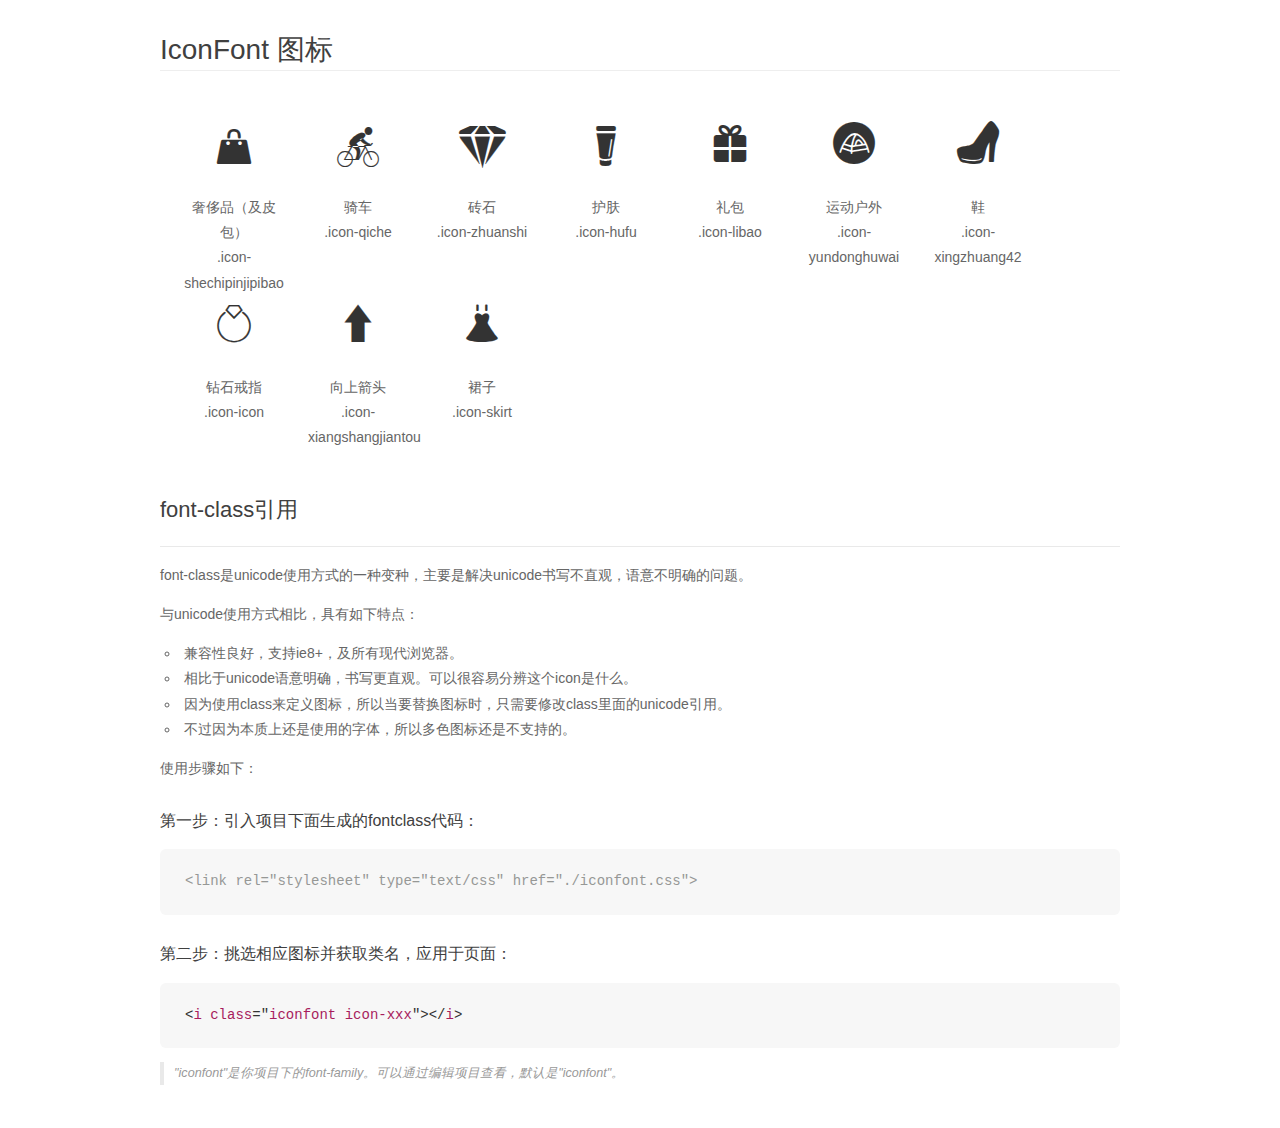
<file: font_hf1hnr9mo2qhbyb9/demo_fontclass.html>
<!DOCTYPE html>
<html>
<head>
    <meta charset="utf-8"/>
    <title>IconFont</title>
    <link rel="stylesheet" href="demo.css">
    <link rel="stylesheet" href="iconfont.css">
</head>
<body>
    <div class="main markdown">
        <h1>IconFont 图标</h1>
        <ul class="icon_lists clear">
            
                <li>
                <i class="icon iconfont icon-shechipinjipibao"></i>
                    <div class="name">奢侈品（及皮包）</div>
                    <div class="fontclass">.icon-shechipinjipibao</div>
                </li>
            
                <li>
                <i class="icon iconfont icon-qiche"></i>
                    <div class="name">骑车</div>
                    <div class="fontclass">.icon-qiche</div>
                </li>
            
                <li>
                <i class="icon iconfont icon-zhuanshi"></i>
                    <div class="name">砖石</div>
                    <div class="fontclass">.icon-zhuanshi</div>
                </li>
            
                <li>
                <i class="icon iconfont icon-hufu"></i>
                    <div class="name">护肤</div>
                    <div class="fontclass">.icon-hufu</div>
                </li>
            
                <li>
                <i class="icon iconfont icon-libao"></i>
                    <div class="name">礼包</div>
                    <div class="fontclass">.icon-libao</div>
                </li>
            
                <li>
                <i class="icon iconfont icon-yundonghuwai"></i>
                    <div class="name">运动户外</div>
                    <div class="fontclass">.icon-yundonghuwai</div>
                </li>
            
                <li>
                <i class="icon iconfont icon-xingzhuang42"></i>
                    <div class="name">鞋</div>
                    <div class="fontclass">.icon-xingzhuang42</div>
                </li>
            
                <li>
                <i class="icon iconfont icon-icon"></i>
                    <div class="name">钻石戒指</div>
                    <div class="fontclass">.icon-icon</div>
                </li>
            
                <li>
                <i class="icon iconfont icon-xiangshangjiantou"></i>
                    <div class="name">向上箭头</div>
                    <div class="fontclass">.icon-xiangshangjiantou</div>
                </li>
            
                <li>
                <i class="icon iconfont icon-skirt"></i>
                    <div class="name">裙子</div>
                    <div class="fontclass">.icon-skirt</div>
                </li>
            
        </ul>

        <h2 id="font-class-">font-class引用</h2>
        <hr>

        <p>font-class是unicode使用方式的一种变种，主要是解决unicode书写不直观，语意不明确的问题。</p>
        <p>与unicode使用方式相比，具有如下特点：</p>
        <ul>
        <li>兼容性良好，支持ie8+，及所有现代浏览器。</li>
        <li>相比于unicode语意明确，书写更直观。可以很容易分辨这个icon是什么。</li>
        <li>因为使用class来定义图标，所以当要替换图标时，只需要修改class里面的unicode引用。</li>
        <li>不过因为本质上还是使用的字体，所以多色图标还是不支持的。</li>
        </ul>
        <p>使用步骤如下：</p>
        <h3 id="-fontclass-">第一步：引入项目下面生成的fontclass代码：</h3>


        <pre><code class="lang-js hljs javascript"><span class="hljs-comment">&lt;link rel="stylesheet" type="text/css" href="./iconfont.css"&gt;</span></code></pre>
        <h3 id="-">第二步：挑选相应图标并获取类名，应用于页面：</h3>
        <pre><code class="lang-css hljs">&lt;<span class="hljs-selector-tag">i</span> <span class="hljs-selector-tag">class</span>="<span class="hljs-selector-tag">iconfont</span> <span class="hljs-selector-tag">icon-xxx</span>"&gt;&lt;/<span class="hljs-selector-tag">i</span>&gt;</code></pre>
        <blockquote>
        <p>"iconfont"是你项目下的font-family。可以通过编辑项目查看，默认是"iconfont"。</p>
        </blockquote>
    </div>
</body>
</html>
</file>
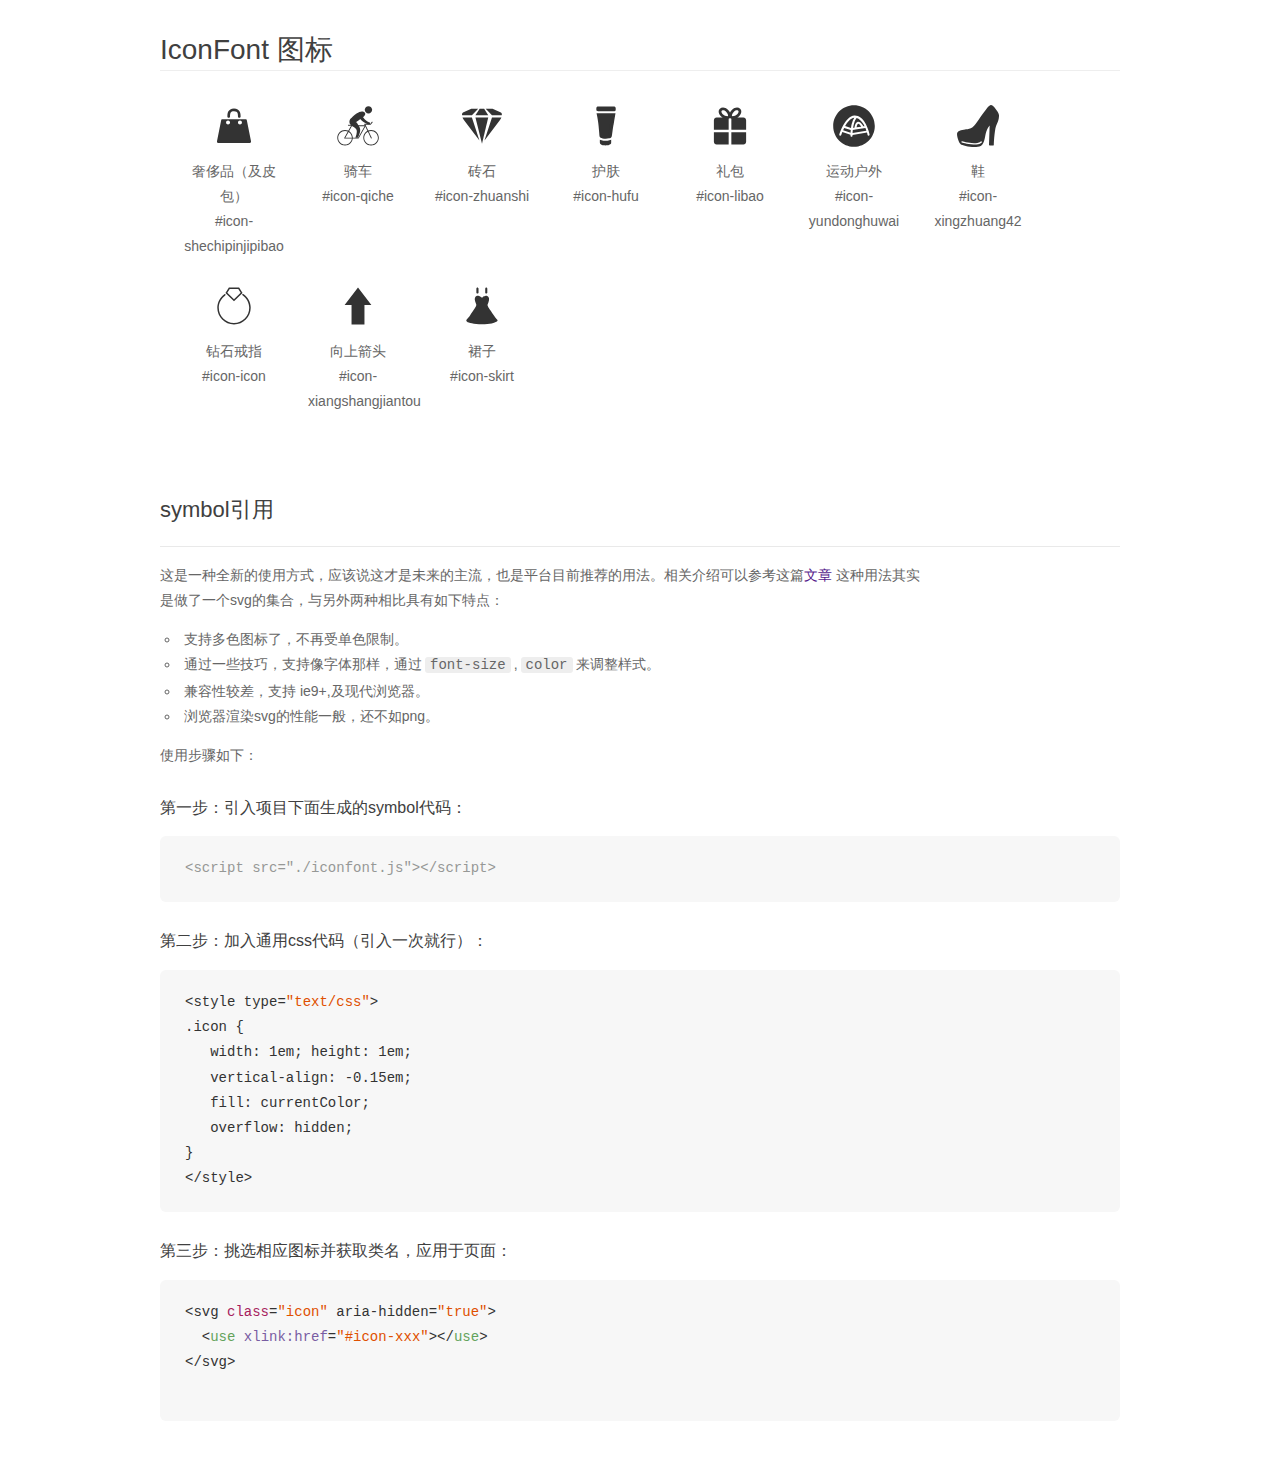
<file: font_hf1hnr9mo2qhbyb9/demo_symbol.html>
<!DOCTYPE html>
<html>
<head>
    <meta charset="utf-8"/>
    <title>IconFont</title>
    <link rel="stylesheet" href="demo.css">
    <script src="iconfont.js"></script>

    <style type="text/css">
        .icon {
          /* 通过设置 font-size 来改变图标大小 */
          width: 1em; height: 1em;
          /* 图标和文字相邻时，垂直对齐 */
          vertical-align: -0.15em;
          /* 通过设置 color 来改变 SVG 的颜色/fill */
          fill: currentColor;
          /* path 和 stroke 溢出 viewBox 部分在 IE 下会显示
             normalize.css 中也包含这行 */
          overflow: hidden;
        }

    </style>
</head>
<body>
    <div class="main markdown">
        <h1>IconFont 图标</h1>
        <ul class="icon_lists clear">
            
                <li>
                    <svg class="icon" aria-hidden="true">
                        <use xlink:href="#icon-shechipinjipibao"></use>
                    </svg>
                    <div class="name">奢侈品（及皮包）</div>
                    <div class="fontclass">#icon-shechipinjipibao</div>
                </li>
            
                <li>
                    <svg class="icon" aria-hidden="true">
                        <use xlink:href="#icon-qiche"></use>
                    </svg>
                    <div class="name">骑车</div>
                    <div class="fontclass">#icon-qiche</div>
                </li>
            
                <li>
                    <svg class="icon" aria-hidden="true">
                        <use xlink:href="#icon-zhuanshi"></use>
                    </svg>
                    <div class="name">砖石</div>
                    <div class="fontclass">#icon-zhuanshi</div>
                </li>
            
                <li>
                    <svg class="icon" aria-hidden="true">
                        <use xlink:href="#icon-hufu"></use>
                    </svg>
                    <div class="name">护肤</div>
                    <div class="fontclass">#icon-hufu</div>
                </li>
            
                <li>
                    <svg class="icon" aria-hidden="true">
                        <use xlink:href="#icon-libao"></use>
                    </svg>
                    <div class="name">礼包</div>
                    <div class="fontclass">#icon-libao</div>
                </li>
            
                <li>
                    <svg class="icon" aria-hidden="true">
                        <use xlink:href="#icon-yundonghuwai"></use>
                    </svg>
                    <div class="name">运动户外</div>
                    <div class="fontclass">#icon-yundonghuwai</div>
                </li>
            
                <li>
                    <svg class="icon" aria-hidden="true">
                        <use xlink:href="#icon-xingzhuang42"></use>
                    </svg>
                    <div class="name">鞋</div>
                    <div class="fontclass">#icon-xingzhuang42</div>
                </li>
            
                <li>
                    <svg class="icon" aria-hidden="true">
                        <use xlink:href="#icon-icon"></use>
                    </svg>
                    <div class="name">钻石戒指</div>
                    <div class="fontclass">#icon-icon</div>
                </li>
            
                <li>
                    <svg class="icon" aria-hidden="true">
                        <use xlink:href="#icon-xiangshangjiantou"></use>
                    </svg>
                    <div class="name">向上箭头</div>
                    <div class="fontclass">#icon-xiangshangjiantou</div>
                </li>
            
                <li>
                    <svg class="icon" aria-hidden="true">
                        <use xlink:href="#icon-skirt"></use>
                    </svg>
                    <div class="name">裙子</div>
                    <div class="fontclass">#icon-skirt</div>
                </li>
            
        </ul>


        <h2 id="symbol-">symbol引用</h2>
        <hr>

        <p>这是一种全新的使用方式，应该说这才是未来的主流，也是平台目前推荐的用法。相关介绍可以参考这篇<a href="">文章</a>
        这种用法其实是做了一个svg的集合，与另外两种相比具有如下特点：</p>
        <ul>
          <li>支持多色图标了，不再受单色限制。</li>
          <li>通过一些技巧，支持像字体那样，通过<code>font-size</code>,<code>color</code>来调整样式。</li>
          <li>兼容性较差，支持 ie9+,及现代浏览器。</li>
          <li>浏览器渲染svg的性能一般，还不如png。</li>
        </ul>
        <p>使用步骤如下：</p>
        <h3 id="-symbol-">第一步：引入项目下面生成的symbol代码：</h3>
        <pre><code class="lang-js hljs javascript"><span class="hljs-comment">&lt;script src="./iconfont.js"&gt;&lt;/script&gt;</span></code></pre>
        <h3 id="-css-">第二步：加入通用css代码（引入一次就行）：</h3>
        <pre><code class="lang-js hljs javascript">&lt;style type=<span class="hljs-string">"text/css"</span>&gt;
.icon {
   width: <span class="hljs-number">1</span>em; height: <span class="hljs-number">1</span>em;
   vertical-align: <span class="hljs-number">-0.15</span>em;
   fill: currentColor;
   overflow: hidden;
}
&lt;<span class="hljs-regexp">/style&gt;</span></code></pre>
        <h3 id="-">第三步：挑选相应图标并获取类名，应用于页面：</h3>
        <pre><code class="lang-js hljs javascript">&lt;svg <span class="hljs-class"><span class="hljs-keyword">class</span></span>=<span class="hljs-string">"icon"</span> aria-hidden=<span class="hljs-string">"true"</span>&gt;<span class="xml"><span class="hljs-tag">
  &lt;<span class="hljs-name">use</span> <span class="hljs-attr">xlink:href</span>=<span class="hljs-string">"#icon-xxx"</span>&gt;</span><span class="hljs-tag">&lt;/<span class="hljs-name">use</span>&gt;</span>
</span>&lt;<span class="hljs-regexp">/svg&gt;
        </span></code></pre>
    </div>
</body>
</html>
</file>
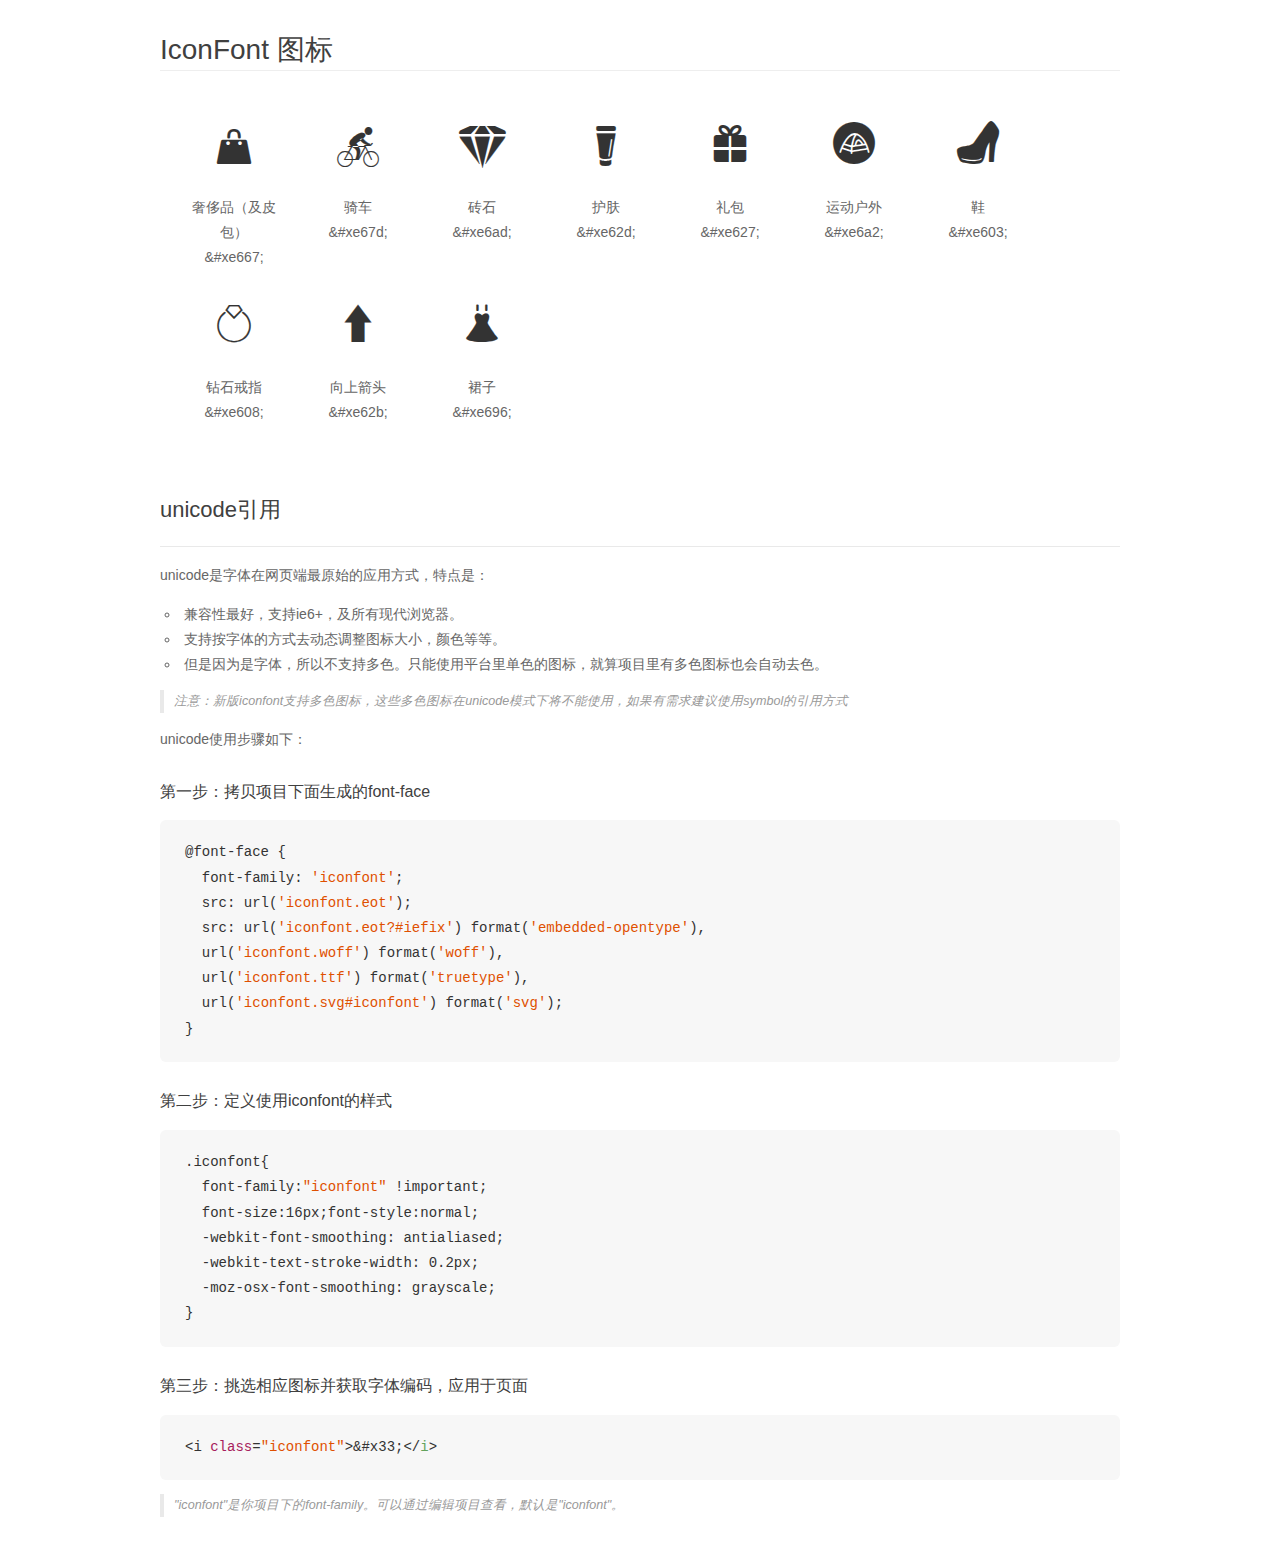
<file: font_hf1hnr9mo2qhbyb9/demo_unicode.html>
<!DOCTYPE html>
<html>
<head>
    <meta charset="utf-8"/>
    <title>IconFont</title>
    <link rel="stylesheet" href="demo.css">

    <style type="text/css">

        @font-face {font-family: "iconfont";
          src: url('iconfont.eot'); /* IE9*/
          src: url('iconfont.eot#iefix') format('embedded-opentype'), /* IE6-IE8 */
          url('iconfont.woff') format('woff'), /* chrome, firefox */
          url('iconfont.ttf') format('truetype'), /* chrome, firefox, opera, Safari, Android, iOS 4.2+*/
          url('iconfont.svg#iconfont') format('svg'); /* iOS 4.1- */
        }

        .iconfont {
          font-family:"iconfont" !important;
          font-size:16px;
          font-style:normal;
          -webkit-font-smoothing: antialiased;
          -webkit-text-stroke-width: 0.2px;
          -moz-osx-font-smoothing: grayscale;
        }

    </style>
</head>
<body>
    <div class="main markdown">
        <h1>IconFont 图标</h1>
        <ul class="icon_lists clear">
            
                <li>
                <i class="icon iconfont">&#xe667;</i>
                    <div class="name">奢侈品（及皮包）</div>
                    <div class="code">&amp;#xe667;</div>
                </li>
            
                <li>
                <i class="icon iconfont">&#xe67d;</i>
                    <div class="name">骑车</div>
                    <div class="code">&amp;#xe67d;</div>
                </li>
            
                <li>
                <i class="icon iconfont">&#xe6ad;</i>
                    <div class="name">砖石</div>
                    <div class="code">&amp;#xe6ad;</div>
                </li>
            
                <li>
                <i class="icon iconfont">&#xe62d;</i>
                    <div class="name">护肤</div>
                    <div class="code">&amp;#xe62d;</div>
                </li>
            
                <li>
                <i class="icon iconfont">&#xe627;</i>
                    <div class="name">礼包</div>
                    <div class="code">&amp;#xe627;</div>
                </li>
            
                <li>
                <i class="icon iconfont">&#xe6a2;</i>
                    <div class="name">运动户外</div>
                    <div class="code">&amp;#xe6a2;</div>
                </li>
            
                <li>
                <i class="icon iconfont">&#xe603;</i>
                    <div class="name">鞋</div>
                    <div class="code">&amp;#xe603;</div>
                </li>
            
                <li>
                <i class="icon iconfont">&#xe608;</i>
                    <div class="name">钻石戒指</div>
                    <div class="code">&amp;#xe608;</div>
                </li>
            
                <li>
                <i class="icon iconfont">&#xe62b;</i>
                    <div class="name">向上箭头</div>
                    <div class="code">&amp;#xe62b;</div>
                </li>
            
                <li>
                <i class="icon iconfont">&#xe696;</i>
                    <div class="name">裙子</div>
                    <div class="code">&amp;#xe696;</div>
                </li>
            
        </ul>
        <h2 id="unicode-">unicode引用</h2>
        <hr>

        <p>unicode是字体在网页端最原始的应用方式，特点是：</p>
        <ul>
        <li>兼容性最好，支持ie6+，及所有现代浏览器。</li>
        <li>支持按字体的方式去动态调整图标大小，颜色等等。</li>
        <li>但是因为是字体，所以不支持多色。只能使用平台里单色的图标，就算项目里有多色图标也会自动去色。</li>
        </ul>
        <blockquote>
        <p>注意：新版iconfont支持多色图标，这些多色图标在unicode模式下将不能使用，如果有需求建议使用symbol的引用方式</p>
        </blockquote>
        <p>unicode使用步骤如下：</p>
        <h3 id="-font-face">第一步：拷贝项目下面生成的font-face</h3>
        <pre><code class="lang-js hljs javascript">@font-face {
  font-family: <span class="hljs-string">'iconfont'</span>;
  src: url(<span class="hljs-string">'iconfont.eot'</span>);
  src: url(<span class="hljs-string">'iconfont.eot?#iefix'</span>) format(<span class="hljs-string">'embedded-opentype'</span>),
  url(<span class="hljs-string">'iconfont.woff'</span>) format(<span class="hljs-string">'woff'</span>),
  url(<span class="hljs-string">'iconfont.ttf'</span>) format(<span class="hljs-string">'truetype'</span>),
  url(<span class="hljs-string">'iconfont.svg#iconfont'</span>) format(<span class="hljs-string">'svg'</span>);
}
</code></pre>
        <h3 id="-iconfont-">第二步：定义使用iconfont的样式</h3>
        <pre><code class="lang-js hljs javascript">.iconfont{
  font-family:<span class="hljs-string">"iconfont"</span> !important;
  font-size:<span class="hljs-number">16</span>px;font-style:normal;
  -webkit-font-smoothing: antialiased;
  -webkit-text-stroke-width: <span class="hljs-number">0.2</span>px;
  -moz-osx-font-smoothing: grayscale;
}
</code></pre>
        <h3 id="-">第三步：挑选相应图标并获取字体编码，应用于页面</h3>
        <pre><code class="lang-js hljs javascript">&lt;i <span class="hljs-class"><span class="hljs-keyword">class</span></span>=<span class="hljs-string">"iconfont"</span>&gt;&amp;#x33;<span class="xml"><span class="hljs-tag">&lt;/<span class="hljs-name">i</span>&gt;</span></span></code></pre>

        <blockquote>
        <p>"iconfont"是你项目下的font-family。可以通过编辑项目查看，默认是"iconfont"。</p>
        </blockquote>
    </div>


</body>
</html>
</file>
<file: css/yintai.css>
*{
	border:0;
	padding: 0;
	margin: 0;
	text-decoration: none;
	color: #666;
}
body{
	font: normal 12px/1.5 Verdana,simsun,Sans-Serif;
}
img{
	visibility: middle;
}
/*头部*/
.head{
	width: 100%;
	height: 34px;
	border-bottom: 1px solid #fff;
	background: #EEEEEE;
}
.header{
	width: 1190px;
	height: 34px;
	margin: 0 auto;
}
.header .left{
	float: left;
	width: 320px;
	height: 28px;
	position: relative;
	padding-top: 6px;
	text-align: center;
}
.header .left a{
	float: left;
	margin: 0 auto;
	height: 21px;
	border-right: 1px solid #CCCCCC;
	padding-left: 10px;
	padding-right: 10px;

}
.header .left .a1{
	background:url(../images/jingling1.png) -225px 0px no-repeat;
	width: 21px;
	height: 21px;
	float: left;
	margin-right: 5px;

}
.header .left a:hover .a1{
	background:url(../images/jingling1.png) -225px -27px no-repeat;
	
}
.header .left a:hover .b1{
	background:url(../images/jingling1.png) -225px -88px no-repeat;
	
}
.header .left a #aa{
	float: left;
}
.header .left .b1{
	background:url(../images/jingling1.png) -225px -58px no-repeat;
	width: 20px;
	height: 20px;
	float: left;
	margin-right: 5px;
}
.header .left a:hover .c1{
	background:url(../images/jingling2.png) 0px -20px no-repeat;
}
.header .left .d1{
	float: left;
	width: 10px;
	height: 10px;
	margin-top: 6px;
	background:url(../images/jingling1.png) -175px -110px no-repeat;
	margin-left: 5px;
}
.header .left .c1{
	background:url(../images/jingling2.png) 0px 0px no-repeat;
	width: 13px;
	height: 20px;
	float: left;
	margin-right: 5px;
}
.header .right{
	float: right;
	width: 500px;
	height: 28px;
	padding-top: 6px;
}
.header .right .right-1{
	float: left;
	padding-left: 13px;
	padding-right: 13px;
}
.header .right .right-1:hover{
	color:#E5004F;
}	
.header .right  .a1{
	border-right: 1px solid #CCCCCC;
}
.header .right a:hover{
	color: #E5004F;
}
.header .left #aa:hover{
	color: #E5004F;
}
/*news*/
.news{
	background:url(../images/1.jpg) center top;
	width: 100%;
	height: 80px;
	cursor: pointer;
} 
/*loge*/
.tn-logo{
	width: 1190px;
	height: 120px;
	margin: 0 auto;
}
.tn-logo .left{
	float: left;
	height: 98px;
	width: 215px;
	padding-top: 22px;
}
.tn-logo .right{
	width: 680px;
	height: 120px;
	float: right;
}
.tn-logo .right .loge{
	width: 500px;
	height: 120px;
	float: left;
}
.tn-logo .right .loge .top{
	width: 100%;
	height: 85px;
}
.tn-logo .right .loge .top input{
	width: 450px;
	height: 30px;
	border:2px solid #323333;
	float: left;
	margin-top: 40px;
}
.tn-logo .right .loge .top div{
	background: url(../images/jingling1.png) 0px -76px no-repeat;
	width: 44px;
	height: 34px;
	float: left;
	margin-top: 40px;
	cursor: pointer;
}
.tn-logo .right .loge .bottom{
	width: 100%;
	height: 35px;
}
.tn-logo .right .loge .bottom a{
	margin-right: 5px;
}
.tn-logo .right .loge .bottom a:hover{
	color: #E5004F;
}
.tn-logo .bottom #aa{
	color: #E5004F;
}
.tn-logo .right .sousuo{
	float: right;
	width: 160px;
	height: 120px;
}
.tn-logo .right .sousuo .top{
	height: 45px;
	width: 100%;
}
.tn-logo .right .sousuo .top .tu{
	width: 160px;
	height: 34px;
	margin-top: 40px;
	background: url(../images/jingling1.png) -55px -76px no-repeat;
	cursor: pointer;
	position: relative;
}
.tn-logo .right .sousuo .bottom{
	width: 160px;
	height: 15px;
	overflow: hidden;
}
.tn-logo .right .sousuo .bottom .tu{
	background: url(../images/yt_ico.png) 0px 0px no-repeat;
	width: 11px;
	height: 15px;
	float: left;
	margin-right: 5px;
	z-index: 1;
}
.tn-logo .right .sousuo .top .tu .dingwei{
	position: absolute;
	top: 5px;
	left: 50px;
}
.tn-logo .right .sousuo .top #a1{
	color: #fff;
}
.tn-logo .right .sousuo .top #a2{
	color: #E5004F;
	font-size: 14px;
}
.tn-logo .right .sousuo .top .tu .xiabiao{
	background: url(../images/jingling1.png) -189px -106px no-repeat;
	width: 10px;
	height:10px;
	position: absolute;
	top: 13px;
	left: 133px;
}
.tn-logo .right .sousuo .bottom a{
	color: #E5004F;
	text-decoration: underline;
}
/*主标题*/
.mainbav{
	width: 1190px;
	margin: 0 auto;
	height: 39px;
}
.mainbav .left{
	width: 210px;
	height: 39px;
	background: #2D2E2E;
	line-height: 39px;
	text-align: center;	
	float: left;
}
.mainbav .left a{
	color: #fff;
	font-size: 16px;
}
.mainbav .middle{
	width: 400px;
	height: 39px;
	float: left;
	line-height: 39px;
}
.mainbav .middle .a1{
	float: left;
	padding: 0 11px;
	height: 39px;
}
.mainbav .middle p{
	font-size: 16px;
	color: #323333;
	margin: 0 5px;
	height: 36px;
	padding: 0 10px;
}
.mainbav .middle p:hover{
	color: #E5004F;
}
.mainbav .middle .c1{
	height: 3px;
	display: none;
	margin: 0 5px;
	padding: 0 10px;
	background: #E5004F;
}
.mainbav .middle .a1:hover .c1{
	display: block;
}
.mainbav .right{
	width: 149px;
	height: 39px;
	float: right;
	line-height: 39px;
}
.mainbav .right a{
	margin: 0 8px;
	font-size: 14px;	
}
.mainbav .right a:hover{
	color: #E5004F;
}
/*banner*/
.banner-wai{
	background: #02142C;
	width: 100%;
	height: 470px;
	position: relative;
	border-top: 1px solid #2D2E2E;
}
.banner-wai .banner{
	width: 1190px;
	height: 470px;
	position: relative;
	margin: 0 auto;
}
.banner-wai .banner .left{
	float: left;
	background: #333333;
	height: 470px;
	width: 210px;
}
.banner-wai .banner .left .q1{
	width: 210px;
	height: 33px;
	border-bottom: 1px solid #515151;
	padding-top: 13px;
}
.banner-wai .banner .left .d1{
	background: url(../images/jingling1.png) 1px -110px no-repeat;
}
.banner-wai .banner .left .q1:hover .d1{
	background: url(../images/jingling1.png) 1px -128px no-repeat;
}
.banner-wai .banner .left .d2{
	background: url(../images/jingling1.png) -16px -110px no-repeat;
}
.banner-wai .banner .left .q1:hover .d2{
	background: url(../images/jingling1.png) -16px -128px no-repeat;
}
.banner-wai .banner .left .d3{
	background: url(../images/jingling1.png) -33px -110px no-repeat;
}
.banner-wai .banner .left .q1:hover .d3{
	background: url(../images/jingling1.png) -33px -128px no-repeat;
}
.banner-wai .banner .left .d4{
	background: url(../images/jingling1.png) -50px -110px no-repeat;
}
.banner-wai .banner .left .q1:hover .d4{
	background: url(../images/jingling1.png) -50px -128px no-repeat;
}
.banner-wai .banner .left .d5{
	background: url(../images/jingling1.png) -67px -110px no-repeat;
}
.banner-wai .banner .left .q1:hover .d5{
	background: url(../images/jingling1.png) -67px -128px no-repeat;
}
.banner-wai .banner .left .d6{
	background: url(../images/jingling1.png) -82px -110px no-repeat;
}
.banner-wai .banner .left .q1:hover .d6{
	background: url(../images/jingling1.png) -82px -128px no-repeat;
}
.banner-wai .banner .left .d7{
	background: url(../images/jingling1.png) -101px -110px no-repeat;
}
.banner-wai .banner .left .q1:hover .d7{
	background: url(../images/jingling1.png) -101px -128px no-repeat;
}
.banner-wai .banner .left .d8{
	background: url(../images/jingling1.png) -118px -110px no-repeat;
}
.banner-wai .banner .left .q1:hover .d8{
	background: url(../images/jingling1.png) -118px -128px no-repeat;
}
.banner-wai .banner .left .d9{
	background: url(../images/jingling1.png) -135px -110px no-repeat;
}
.banner-wai .banner .left .q1:hover .d9{
	background: url(../images/jingling1.png) -135px -128px no-repeat;
}
.banner-wai .banner .left .d10{
	background: url(../images/jingling1.png) -153px -110px no-repeat;
}
.banner-wai .banner .left .q1:hover .d10{
	background: url(../images/jingling1.png) -153px -128px no-repeat;
}
.banner-wai .banner .left .c1{
	width: 18px;
	height: 18px;
	float: left;
	margin-left: 18px;
}
.banner-wai .banner .left a{
	margin: 0 5px;
	color: #fff;
}
.banner-wai .banner .left .b1{
	color: #fff;
	font-size: 16px;
}
.banner-wai .banner .left .q1:hover{
	background: #E5004F;
}
.banner-wai .banner .left #b1:hover{
	text-decoration: underline;
}
.banner-wai .banner .left #a2{
	float: right;
	font-family: "宋体";
	margin-right: 15px;
	color: #999999;
}
.banner-wai .banner .left .q1:hover #a2{
	display: none;
}
.banner-wai .banner .middle{
	float: left;
	width: 780px;
	height: 470px;
	position: relative;
}
.banner-wai .banner .middle #left{
	width: 25px;
	height: 60px;
	background: #25221F;
	position: absolute;
	top: 205px;
	left:0;
	opacity: 0.6;
	font-size: 40px;
	font-family: "宋体";
	padding-left: 5px;
	display: none;
	cursor: pointer;
	color: #fff;z-index: 20;
}
.banner-wai .banner .middle #right{
	width: 25px;
	height: 60px;
	background: #25221F;
	position: absolute;
	top: 205px;
	right:0;
	opacity: 0.6;
	font-size: 40px;
	font-family: "宋体";
	padding-left: 5px;
	display: none;
	cursor: pointer;
	color: #fff;z-index: 20;
}
.banner-wai .banner .middle img{
	cursor: pointer;
}
.banner .imgbox{
	width: 780px;background: blue;
	height: 470px;position: relative;
}
.banner .imgtu{
	width: 780px;height: 470px;position: absolute;
	left: 0;top: 0;
}
.banner .anniubox{
	width: 155px;height: 8px;
	position: absolute;left: 50%;margin-left: -77px;
	bottom: 22px;z-index: 20;
}
.banner .anniubox .anniu{
	width: 30px;height: 8px;float: left;
	margin-right: 1px;background: #211616;
}
.banner-wai .banner .middle:hover #left{
	display: block;
}
.banner-wai .banner .middle  #left:hover{
	background: #E5004F;
}
.banner-wai .banner .middle  #right:hover{
	background: #E5004F;
}
.banner-wai .banner .middle:hover #right{
	display: block;
}

.banner-wai .banner .right{
	background: url(../images/1bbff3b2-c81b-449b-aa47-4d68f8a8e781.jpg) 0 0 no-repeat;
	width: 200px;
	height: 470px;
	position: absolute;
	top: 0;
	right: 0px;
	cursor: pointer;
}
/*msg*/
.msg{
	width: 1190px;
	height: 320px;
	margin: 32px auto 0;
}
.msg .right{
	width: 270px;
	height: 300px;
	float: right;
	margin-top: 20px;
}
.msg .right:hover{
	opacity: 0.8;
}
.msg .left{
	width: 920px;
	height: 320px;
	float: left;
	position: relative;
}
.msg .left .top{
	height: 50px;
	width: 910px;	
}
.msg .left .top .tn-left{
	float: left;
	width: 303px;
	height: 45px;
	border-bottom: 5px solid #333333;
	text-align: center;
	line-height: 45px;
	font-size: 18px;
	color: #000;
}
.msg .left .top .tn-left:hover{
	border-bottom: 5px solid #E5004F;
	font-weight: bold;
}
.msg .left .top .tn-middle{
	float: left;
	width: 303px;
	height: 45px;
	border-bottom: 5px solid #333333;
	text-align: center;
	line-height: 45px;
	font-size: 18px;
	color: #000;
}
.msg .left .top .tn-middle:hover{
	border-bottom: 5px solid #E5004F;
	font-weight: bold;
}
.msg .left .top .tn-right{
	float: left;
	width: 304px;
	height: 45px;
	border-bottom: 5px solid #333333;
	text-align: center;
	line-height: 45px;
	font-size: 18px;
	color: #000;
}
.msg .left .top .tn-right:hover{
	border-bottom: 5px solid #E5004F;
	font-weight: bold;
}
.msg .left .bottom{
	width: 920px;
	height: 260px;
	position: absolute;left: 0;top: 60px;
	background: #fff;
}
.msg .left .bottom .tn-bottom{
	width: 220px;
	height: 260px;
	border:1px solid #EEEEEE;
	float: left;
	margin-right: 7px;
}
.msg .left .bottom .tn-bottom .tu{
	height: 200px;
	width: 220px;
	text-align: center;
}
.msg .left .bottom .tn-bottom .zi{
	height: 40px;
	width: 220px;
	margin-top: 20px;
}
.msg .left .bottom .tn-bottom .zi a{
	height: 15px;
	width: 200px;
	margin: 0 auto;
	display: block;
	overflow: hidden;
	text-decoration: underline;
}
.msg .left .bottom .tn-bottom .zi p{
	float: left;
	font-size: 14px;
	margin-left: 10px;
	color: #E5004F;
}
.msg .left .bottom .tn-bottom .zi span{
	float: right;
	margin-right: 10px;
	font-size: 10px;
	margin-top: 5px;
}
.msg .left .bottom .tn-bottom .zi a:hover{
	color: #E5004F;
}
.msg .right{
	width: 270px;height: 200px;
	float: right;
}
/*推荐*/
.recommend{
	height: 623px;
	width: 1190px;
	margin: 37px auto 0;
}
.recommend-top{
	height: 46px;
	width: 100%;
	background: url(../images/floor_tk.png) -1px 0px no-repeat;
	cursor: pointer;
}
.recommend-bottom{
	height: 555px;
	width: 1168px;
	border: 1px solid #EEEEEE;
	padding: 10px;
}
.recommend-left{
	float: left;
	height: 555px;
	width: 340px;
	margin-right: 13px;
}
.recommend-right{
	width: 815px;
	height: 553px;
	float: left;
	position: relative;
}
.recommend-left:hover{
	opacity: 0.8;
}
.recommend-right .top{
	height: 38px;
	width: 100%;
}
.recommend-right .top .top1{
	width: 102px;
	height: 38px;
	float: left;
}
.recommend-right .top .top2{
	width: 102px;
	height: 38px;
	float: left;
}
.recommend-right .top .top3{
	width: 611px;
	height: 35px;
	float: left;
	border-bottom: 3px solid #333333;
}
.recommend-right .top .a2{
	height: 35px;
	width: 100%;
	line-height: 35px;
	text-align: center;
	font-size: 14px;
	color: #414141;
}
.recommend-right .top .a1{
	border-bottom: 3px solid #333333;
}
.recommend-right .top .top1:hover .a1{
	border-bottom: 3px solid #E70050;
}
.recommend-right .top .top2:hover .a1{
	border-bottom: 3px solid #E70050;
}
.recommend-right .top .top1:hover .a2{
	font-weight: bold;
}
.recommend-right .top .top2:hover .a2{
	font-weight: bold;
}
.recommend-right .bottom{
	width: 815px;
	height: 505px;
	position: absolute;left: 0;top: 48px;
}
.recommend-right .bottom .tn-bottom{
	width: 198px;
	height: 248px;
	border: 1px solid #EEE;
	float: left;
	margin-left: 5px;
}
.recommend-right .bottom .a1{
	margin-left: 0px;
}
.recommend-right .bottom .b1{
	margin-bottom: 5px;
}
.recommend-right .bottom .tn-bottom .tu{
	height: 200px;
	width: 100%;
	text-align: center;
}
.recommend-right .bottom .tn-bottom .zi{
	height: 38px;
	width: 188px;
	background: #F8F8F8;
	padding: 5px;
}
.recommend-right .bottom .tn-bottom .zi a{
	overflow: hidden;
	height: 20px;
	width: 178px;
	display: block;
	text-decoration: underline;
	margin-bottom: 5px;
	color: #323232;
}
.recommend-right .bottom .tn-bottom .zi p{
	float: left;
	color: #E5004F;
}
.recommend-right .bottom .tn-bottom .zi span{
	float: right;
	text-decoration: line-through;
}
/*楼层*/
.floor{
	width: 1190px;
	height: 415px;
	margin: 40px auto 0;
}
.floor-bottom{
	width: 1190px;
	height: 372px;
}
.floor-bottom .left{
	float: left;
	width: 228px;
	height: 370px;
	border: 1px solid #EEE;
}
.floor-bottom .middle{
	float: left;
	width: 390px;
	height: 370px;
	margin: 0px 0px 0px 8px;
	border: 1px solid #EEE;
	cursor: pointer;
	position: relative;
	overflow: hidden;
}
.floor-bottom .middle .dingwei-left{
	position: absolute;
	left: 0;
	top: 155px;
	width: 25px;
	height: 60px;
	background: #403B36;
	opacity: 0.5;
	font-family: "宋体";
	font-size: 40px;
	padding-left: 5px;
	display: none;
	cursor: pointer;
	z-index: 5;
}
.floor-bottom .middle .dingwei-left:hover{
	background: #E5004F;
}
.floor-bottom .middle .dingwei-right:hover{
	background: #E5004F;
}
.floor-bottom .middle:hover .dingwei-left{
	display: block;
}

.floor-bottom .middle .dingwei-right{
	position: absolute;
	right: 0;
	top: 155px;
	width: 22px;
	height: 60px;
	background: #403B36;
	opacity: 0.5;
	font-family: "宋体";
	font-size: 40px;
	padding-left: 8px;
	display: none;
	cursor: pointer;
	z-index: 5;
}
.floor-bottom .middle:hover .dingwei-right{
	display: block;
}
.floor-bottom .middle .dingwei-bottom1{
	width: 13px;
	height: 13px;
	position: absolute;
	border-radius: 50%;
	background: #6E6E6E;
	left: 182px;
	bottom: 16px;
	z-index: 5;
}
.floor-bottom .middle .dingwei-bottom2{
	width: 13px;
	height: 13px;
	position: absolute;
	border-radius: 50%;
	background: #6E6E6E;
	left: 200px;
	bottom: 16px;
	z-index: 5;
}
.floor-bottom .middle .floor-box{
	width: 780px;
	height: 370px;
	position: absolute;left: 0;top: 0;
}
.floor-bottom .middle .tu{
	float: left;width: 390px;
	height: 370px;
}
.floor-bottom .right{
	width: 560px;
	height: 372px;
	float: right;
}
.floor-bottom .right .tu{
	float: left;
	border: 1px solid #EEE;
	margin-left: 8px;
	width: 270px;
	height: 180px;
}
.floor-bottom .right .tu1{
	margin-top: 8px;
}
.floor-bottom .left .left-top{
	margin: 13px 9px 27px 3px;
	width: 216px;
	height: 148px;
}
.floor-bottom .left .left-top p{
	float: left;
	margin: 3px 0px 0px 5px;
	width: 65px;
	height: 32px;
	border: 1px solid #EEE;
	line-height: 32px;
	text-align: center;
	color: #666666;
}
.floor-bottom .left .left-top p:hover{
	background: #E5004F;
	color: #fff;
}
.floor-bottom .left .left-bottom{
	width: 200px;
	height: 141px;
	background: #F2F2F2;
	position: relative;
	margin-left: 15px;
}
.floor-bottom .left .left-bottom .xuxian{
	border-top: 1px dashed #969696;
	width: 159px;
	height: 104px;
	padding: 15px 21px 21px 20px;
}
.hidden{
	width: 159px;height: 104px;
	z-index: 100;overflow: hidden;
	position: relative;
}
.floor-bottom .left .left-bottom .blboxzk{
	width: 477px;height: 104px;
	position: absolute;
	left: 0;top: 0;
}
.floor-bottom .left .left-bottom .blbox{
	width: 159px;height: 104px;
	float: left;
}
.floor-bottom .left .left-bottom .xuxian .tu{
	float: left;
	width: 75px;
	height: 50px;
}
.floor-bottom .left .left-bottom .xuxian .tu1{
	margin-right: 9px;
}
.floor-bottom .left .left-bottom .xuxian .tu2{
	margin-bottom: 4px;
}
.floor-bottom .left .left-bottom .xuxian img{
	width:75px;
	height: 50px;
}
.floor-bottom .left .left-bottom .xuxian .dingwei-left{
	background: url(../images/yt_ico.png) 0px -32px no-repeat;
	width: 5px;
	height: 11px;
	position: absolute;
	left: 9px;
	top: 70px;z-index: 50;
}
.floor-bottom .left .left-bottom .xuxian .dingwei-right{
	background: url(../images/yt_ico.png) 0px -55px no-repeat;
	width: 5px;
	height: 11px;
	position: absolute;
	right: 9px;
	top: 70px;z-index: 50;
}
.floor-bottom .left .left-bottom .xuxian .dingwei-right:hover{
	background: url(../images/yt_ico.png) 0px -43px no-repeat;
}
.floor-bottom .left .left-bottom .xuxian .dingwei-left:hover{
	background: url(../images/yt_ico.png) 0px -21px no-repeat;
}
/*一楼*/
.floor-top-1{
	width: 1190px;
	height: 43px;
	background: url(../images/floor.png) 0px 0px no-repeat;
}
/*二楼*/
.floor-top-2{
	width: 1190px;
	height: 43px;
	background: url(../images/floor.png) 0px -45px no-repeat;
}
.floor-bottom .t2{
	background: url(../images/6610a8b2-300c-47c7-b265-d8b8df88793c.jpg) 0 0 no-repeat;
}
/*三楼*/
.floor-top-3{
	width: 1190px;
	height: 43px;
	background: url(../images/floor.png) 0px -90px no-repeat;
}
.floor-bottom .t3{
	background: url(../images/d561f6ca-eabf-411d-99ec-70318abfe9a4.jpg) 0 0 no-repeat;
}
/*四楼*/
.floor-top-4{
	width: 1190px;
	height: 43px;
	background: url(../images/floor.png) 0px -135px no-repeat;
}
.floor-bottom .t4{
	background: url(../images/7d7edadb-b4ac-4a25-9268-129bd468ae98.jpg) 0 0 no-repeat;
}
/*五楼*/
.floor-top-5{
	width: 1190px;
	height: 43px;
	background: url(../images/floor.png) 0px -180px no-repeat;
}
.floor-bottom .t5{
	background: url(../images/b79a3254-5914-44b3-99ea-427c62625139.jpg) 0 0 no-repeat;
}
/*六楼*/
.floor-top-6{
	width: 1190px;
	height: 43px;
	background: url(../images/floor.png) 0px -225px no-repeat;
}
.floor-bottom .t6{
	background: url(../images/1ee9cc70-80e6-4879-85fb-338893f290fa.jpg) 0 0 no-repeat;
}
/*七楼*/
.floor-top-7{
	width: 1190px;
	height: 43px;
	background: url(../images/floor.png) 0px -270px no-repeat;
}
.floor-bottom .t7{
	background: url(../images/5f803991-4846-45f2-9ac9-39e2ccc69004.jpg) 0 0 no-repeat;
}
/*八楼*/
.floor-top-8{
	width: 1190px;
	height: 43px;
	background: url(../images/floor.png) 0px -315px no-repeat;
}
.floor-bottom .t8{
	background: url(../images/7f8ed8b1-d9d9-4f39-b205-79a4f801792d.jpg) 0 0 no-repeat;
}
/*九楼*/
.floor-top-9{
	width: 1190px;
	height: 43px;
	background: url(../images/floor.png) 0px -360px no-repeat;
}
.floor-bottom .t9{
	background: url(../images/5d8e0a82-d39e-41ae-b821-8b524506c349.jpg) 0 0 no-repeat;
}
/*折扣*/
.discount{
	width: 1189px;
	height: 167px;
	border: 1px solid #EEE;
	margin: 34px auto 0;
}
.discount .left{
	width: 395px;
	border-right: 1px solid #EEE;
	height: 100%;
	float: left;
	overflow: hidden;
}
.discount .middle{
	width: 396px;
	border-right: 1px solid #EEE;
	height: 100%;
	overflow: hidden;
	float: left;
}
.discount .right{
	width: 396px;
	height: 100%;
	overflow: hidden;
	float: right;
}
/*售后服务*/
.shouhou{
	width: 1188px;
	height: 88px;
	border: 1px solid #eee;
	margin: 54px auto 0;
}
.shouhou .left-tn{
	width: 25%;
	height: 100%;
	background: #F7F7F7;
	float: left;
	border-right: 1px solid #EEE;
	box-sizing:border-box;
	padding: 19px 40px 19px 40px;
}
.shouhou .tn-right{
	border-right: none;
}
.shouhou .left-tn .top{
	height: 30px;
	width: 100%;
	line-height: 25px;
}
.shouhou .left-tn .top .tu{
	width: 14px;
	height: 20px;
	float: left;
	margin-top: 2px;
	background: url(../images/footer-01.png) 0px 0px no-repeat;
	margin-right: 5px;
}
.shouhou .left-tn .top p{
	font-size: 16px;
	color: #E5007F;
	float: left;
}
.shouhou .left-tn .top span{
	float: right;
}
.shouhou .left-tn .bottom{
	height: 15px;
	width: 100%;
}
.shouhou .left-tn .bottom .tu{
	background: url(../images/footer-01.png) 0px -31px no-repeat;
	float: left;
	width: 18px;
	height: 12px;
	margin-top: 2px;
	margin-right: 5px;
}
.shouhou .left-tn .left1{
	width: 44px;
	height: 100%;
	float: left;
}
.shouhou .left-tn .tu11{
	background: url(../images/footer-01.png) 0px -77px no-repeat;
}
.shouhou .left-tn .tu12{
	background: url(../images/footer-01.png) 0px -154px no-repeat;
}
.shouhou .left-tn .tu13{
	background: url(../images/footer-01.png) 0px -228px no-repeat;
}
.shouhou .left-tn .right1{
	height: 100%;
	width: 162px;
	float: right;
}
.shouhou .left-tn .right1 .a1{
	float: left;
	font-size: 14px;
	height: 25px;
	color: #E7004F;
}
.shouhou .left-tn .right1 .a2{
	float: left;
	height: 25px;
	font-size: 14px;
	color: #000000;
}
.shouhou .left-tn .right1 .a3{
	height: 20px;
	width: 162px;
	float:left;
}
/*联系我们*/
.lianxi{
	width: 1190px;
	margin: 38px auto 28px;
	height: 20px;
	text-align: center;
}
.lianxi a{
	margin: 0px 8px ;
}
.lianxi a:hover{
	color: #E5004F;
}
.xukezheng{
	height: 20px;
	text-align: center;
	width: 1190px;
	margin: 0 auto;
}
.xukezheng span{
	margin: 0 5px;
}
/*银泰*/
.yintai{
	height: 20px;
	text-align: center;
	width: 1190px;
	margin: 5px  auto 15px;
}
/*尾巴*/
.foot{
	height: 40px;
	width: 1190px;
	margin: 0px  auto 20px;
}
.foot .left{
	float: left;
	width: 678px;
	height: 100%;
}
.foot .left img{
	float: right;
	margin-left: 25px;
}
.foot .right{
	width: 512px;
	height: 100%;
	float: left;
}
.foot .right img{
	margin-left: 25px;
}
.gudingdingwei{
	position: fixed;
	bottom: 25px;
	left: 50%;
	width: 50px;
	height: 550px;
	margin-left: 600px;
}
.gudingdingwei .gddw-10{
	width: 50px;height: 50px;background: #ECECEC;
	margin-top: 5px;line-height: 50px;
	text-align: center;font-size: 25px;
	color: #444444;position: relative;
}
.gudingdingwei .gddw-11{
	position: absolute;left: 0;top:0;
	width: 50px;height: 45px;background:#E5004F;
	color: #fff;font-size: 14px;line-height: 20px;
	padding-top: 5px;display: none;
}
.gudingdingwei .gddw-10:hover .gddw-11{
	display: block;
}
.imgborder{
	position: relative;
}
</file>
<file: font_hf1hnr9mo2qhbyb9/iconfont.css>
@font-face {font-family: "iconfont";
  src: url('iconfont.eot?t=1480504973237'); /* IE9*/
  src: url('iconfont.eot?t=1480504973237#iefix') format('embedded-opentype'), /* IE6-IE8 */
  url('iconfont.woff?t=1480504973237') format('woff'), /* chrome, firefox */
  url('iconfont.ttf?t=1480504973237') format('truetype'), /* chrome, firefox, opera, Safari, Android, iOS 4.2+*/
  url('iconfont.svg?t=1480504973237#iconfont') format('svg'); /* iOS 4.1- */
}

.iconfont {
  font-family:"iconfont" !important;
  font-size:16px;
  font-style:normal;
  -webkit-font-smoothing: antialiased;
  -webkit-text-stroke-width: 0.2px;
  -moz-osx-font-smoothing: grayscale;
}

.icon-shechipinjipibao:before { content: "\e667"; }

.icon-qiche:before { content: "\e67d"; }

.icon-zhuanshi:before { content: "\e6ad"; }

.icon-hufu:before { content: "\e62d"; }

.icon-libao:before { content: "\e627"; }

.icon-yundonghuwai:before { content: "\e6a2"; }

.icon-xingzhuang42:before { content: "\e603"; }

.icon-icon:before { content: "\e608"; }

.icon-xiangshangjiantou:before { content: "\e62b"; }

.icon-skirt:before { content: "\e696"; }
</file>
<file: font_hf1hnr9mo2qhbyb9/demo.css>
*{margin: 0;padding: 0;list-style: none;}
/*
KISSY CSS Reset
理念：1. reset 的目的不是清除浏览器的默认样式，这仅是部分工作。清除和重置是紧密不可分的。
2. reset 的目的不是让默认样式在所有浏览器下一致，而是减少默认样式有可能带来的问题。
3. reset 期望提供一套普适通用的基础样式。但没有银弹，推荐根据具体需求，裁剪和修改后再使用。
特色：1. 适应中文；2. 基于最新主流浏览器。
维护：玉伯<lifesinger@gmail.com>, 正淳<ragecarrier@gmail.com>
 */

/** 清除内外边距 **/
body, h1, h2, h3, h4, h5, h6, hr, p, blockquote, /* structural elements 结构元素 */
dl, dt, dd, ul, ol, li, /* list elements 列表元素 */
pre, /* text formatting elements 文本格式元素 */
form, fieldset, legend, button, input, textarea, /* form elements 表单元素 */
th, td /* table elements 表格元素 */ {
  margin: 0;
  padding: 0;
}

/** 设置默认字体 **/
body,
button, input, select, textarea /* for ie */ {
  font: 12px/1.5 tahoma, arial, \5b8b\4f53, sans-serif;
}
h1, h2, h3, h4, h5, h6 { font-size: 100%; }
address, cite, dfn, em, var { font-style: normal; } /* 将斜体扶正 */
code, kbd, pre, samp { font-family: courier new, courier, monospace; } /* 统一等宽字体 */
small { font-size: 12px; } /* 小于 12px 的中文很难阅读，让 small 正常化 */

/** 重置列表元素 **/
ul, ol { list-style: none; }

/** 重置文本格式元素 **/
a { text-decoration: none; }
a:hover { text-decoration: underline; }


/** 重置表单元素 **/
legend { color: #000; } /* for ie6 */
fieldset, img { border: 0; } /* img 搭车：让链接里的 img 无边框 */
button, input, select, textarea { font-size: 100%; } /* 使得表单元素在 ie 下能继承字体大小 */
/* 注：optgroup 无法扶正 */

/** 重置表格元素 **/
table { border-collapse: collapse; border-spacing: 0; }

/* 清除浮动 */
.ks-clear:after, .clear:after {
  content: '\20';
  display: block;
  height: 0;
  clear: both;
}
.ks-clear, .clear {
  *zoom: 1;
}

.main {
  padding: 30px 100px;
width: 960px;
margin: 0 auto;
}
.main h1{font-size:36px; color:#333; text-align:left;margin-bottom:30px; border-bottom: 1px solid #eee;}

.helps{margin-top:40px;}
.helps pre{
  padding:20px;
  margin:10px 0;
  border:solid 1px #e7e1cd;
  background-color: #fffdef;
  overflow: auto;
}

.icon_lists{
  width: 100% !important;

}

.icon_lists li{
  float:left;
  width: 100px;
  height:180px;
  text-align: center;
  list-style: none !important;
}
.icon_lists .icon{
  font-size: 42px;
  line-height: 100px;
  margin: 10px 0;
  color:#333;
  -webkit-transition: font-size 0.25s ease-out 0s;
  -moz-transition: font-size 0.25s ease-out 0s;
  transition: font-size 0.25s ease-out 0s;

}
.icon_lists .icon:hover{
  font-size: 100px;
}



.markdown {
  color: #666;
  font-size: 14px;
  line-height: 1.8;
}

.highlight {
  line-height: 1.5;
}

.markdown img {
  vertical-align: middle;
  max-width: 100%;
}

.markdown h1 {
  color: #404040;
  font-weight: 500;
  line-height: 40px;
  margin-bottom: 24px;
}

.markdown h2,
.markdown h3,
.markdown h4,
.markdown h5,
.markdown h6 {
  color: #404040;
  margin: 1.6em 0 0.6em 0;
  font-weight: 500;
  clear: both;
}

.markdown h1 {
  font-size: 28px;
}

.markdown h2 {
  font-size: 22px;
}

.markdown h3 {
  font-size: 16px;
}

.markdown h4 {
  font-size: 14px;
}

.markdown h5 {
  font-size: 12px;
}

.markdown h6 {
  font-size: 12px;
}

.markdown hr {
  height: 1px;
  border: 0;
  background: #e9e9e9;
  margin: 16px 0;
  clear: both;
}

.markdown p,
.markdown pre {
  margin: 1em 0;
}

.markdown > p,
.markdown > blockquote,
.markdown > .highlight,
.markdown > ol,
.markdown > ul {
  width: 80%;
}

.markdown ul > li {
  list-style: circle;
}

.markdown > ul li,
.markdown blockquote ul > li {
  margin-left: 20px;
  padding-left: 4px;
}

.markdown > ul li p,
.markdown > ol li p {
  margin: 0.6em 0;
}

.markdown ol > li {
  list-style: decimal;
}

.markdown > ol li,
.markdown blockquote ol > li {
  margin-left: 20px;
  padding-left: 4px;
}

.markdown code {
  margin: 0 3px;
  padding: 0 5px;
  background: #eee;
  border-radius: 3px;
}

.markdown pre {
  border-radius: 6px;
  background: #f7f7f7;
  padding: 20px;
}

.markdown pre code {
  border: none;
  background: #f7f7f7;
  margin: 0;
}

.markdown strong,
.markdown b {
  font-weight: 600;
}

.markdown > table {
  border-collapse: collapse;
  border-spacing: 0px;
  empty-cells: show;
  border: 1px solid #e9e9e9;
  width: 95%;
  margin-bottom: 24px;
}

.markdown > table th {
  white-space: nowrap;
  color: #333;
  font-weight: 600;

}

.markdown > table th,
.markdown > table td {
  border: 1px solid #e9e9e9;
  padding: 8px 16px;
  text-align: left;
}

.markdown > table th {
  background: #F7F7F7;
}

.markdown blockquote {
  font-size: 90%;
  color: #999;
  border-left: 4px solid #e9e9e9;
  padding-left: 0.8em;
  margin: 1em 0;
  font-style: italic;
}

.markdown blockquote p {
  margin: 0;
}

.markdown .anchor {
  opacity: 0;
  transition: opacity 0.3s ease;
  margin-left: 8px;
}

.markdown .waiting {
  color: #ccc;
}

.markdown h1:hover .anchor,
.markdown h2:hover .anchor,
.markdown h3:hover .anchor,
.markdown h4:hover .anchor,
.markdown h5:hover .anchor,
.markdown h6:hover .anchor {
  opacity: 1;
  display: inline-block;
}

.markdown > br,
.markdown > p > br {
  clear: both;
}


.hljs {
  display: block;
  background: white;
  padding: 0.5em;
  color: #333333;
  overflow-x: auto;
}

.hljs-comment,
.hljs-meta {
  color: #969896;
}

.hljs-string,
.hljs-variable,
.hljs-template-variable,
.hljs-strong,
.hljs-emphasis,
.hljs-quote {
  color: #df5000;
}

.hljs-keyword,
.hljs-selector-tag,
.hljs-type {
  color: #a71d5d;
}

.hljs-literal,
.hljs-symbol,
.hljs-bullet,
.hljs-attribute {
  color: #0086b3;
}

.hljs-section,
.hljs-name {
  color: #63a35c;
}

.hljs-tag {
  color: #333333;
}

.hljs-title,
.hljs-attr,
.hljs-selector-id,
.hljs-selector-class,
.hljs-selector-attr,
.hljs-selector-pseudo {
  color: #795da3;
}

.hljs-addition {
  color: #55a532;
  background-color: #eaffea;
}

.hljs-deletion {
  color: #bd2c00;
  background-color: #ffecec;
}

.hljs-link {
  text-decoration: underline;
}

pre{
  background: #fff;
}
</file>
